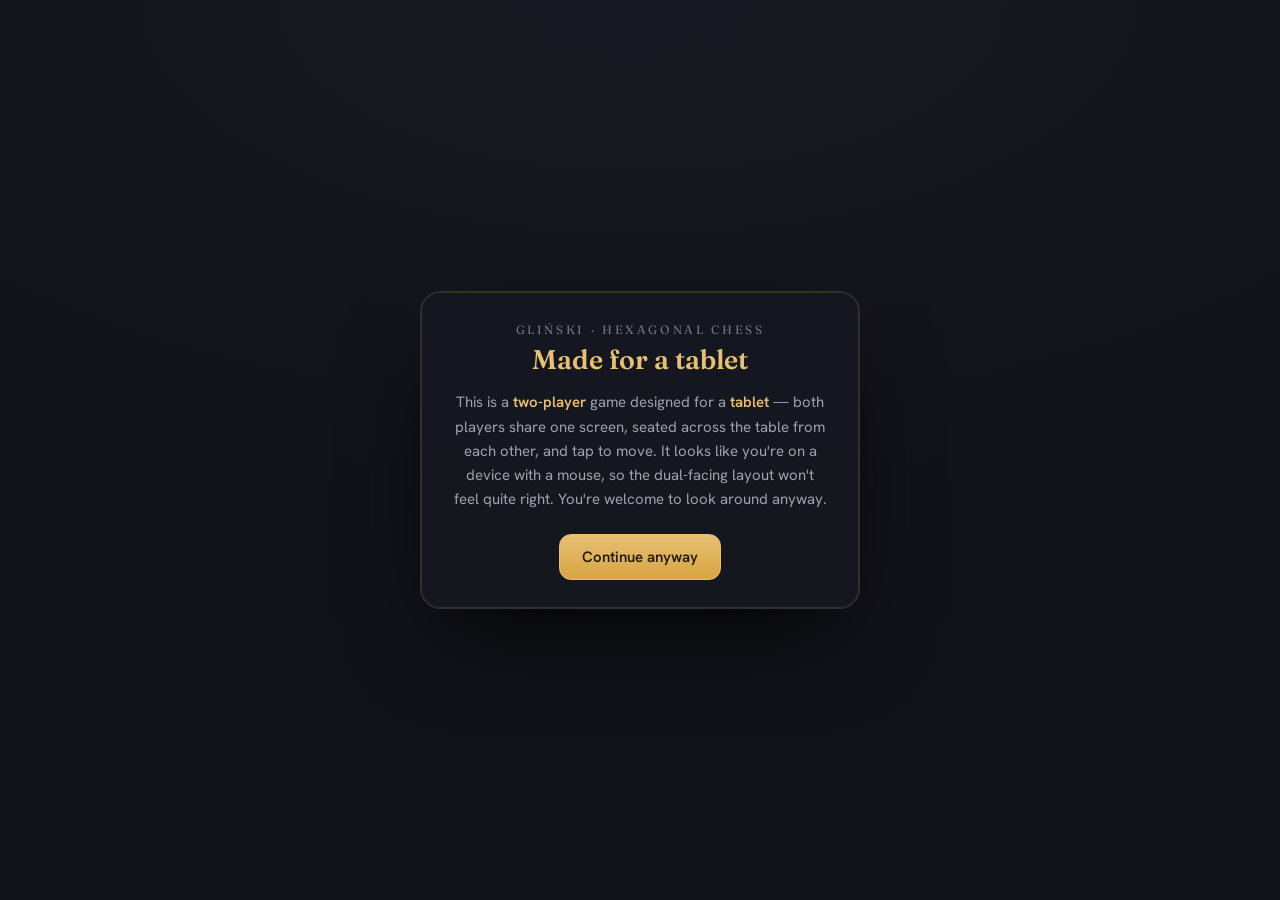
<file: index.html>
<!DOCTYPE html>
<html lang="en">
<head>
<meta charset="utf-8">
<meta name="viewport" content="width=device-width, initial-scale=1, maximum-scale=1, user-scalable=no, viewport-fit=cover">
<title>Gliński's Hexagonal Chess</title>
<link rel="manifest" href="manifest.webmanifest">
<meta name="theme-color" content="#121319">
<meta name="mobile-web-app-capable" content="yes">
<meta name="apple-mobile-web-app-capable" content="yes">
<meta name="apple-mobile-web-app-status-bar-style" content="black-translucent">
<meta name="apple-mobile-web-app-title" content="Hex Chess">
<link rel="apple-touch-icon" href="icons/apple-touch-icon.png">
<link rel="icon" type="image/png" href="icons/icon-192.png">
<link rel="preconnect" href="https://fonts.googleapis.com">
<link rel="preconnect" href="https://fonts.gstatic.com" crossorigin>
<link href="https://fonts.googleapis.com/css2?family=Fraunces:opsz,wght@9..144,400;9..144,500;9..144,600;9..144,700&family=Hanken+Grotesk:wght@400;500;600;700&display=swap" rel="stylesheet">
<link rel="stylesheet" href="styles.css">
</head>
<body>
<div class="app" id="app" data-theme="dark">

  <!-- NEAR seat -->
  <aside class="gutter near" data-seat="near">
    <div class="seat-head"><span class="seat-name" data-bind="name">Near seat</span></div>
    <button type="button" class="score-card" aria-label="Show captured pieces"><div class="score-num" data-bind="score">0</div>
      <div class="score-meta"><div class="lbl">Match</div><div class="adv" data-bind="adv">—</div></div>
      <div class="captured-pop" data-bind="captured" hidden></div></button>
    <div class="status" data-bind="status">
      <div class="turn" data-bind="turn">New game</div>
      <div class="state" data-bind="state">Move to play White</div>
      <div class="last" data-bind="last">first move claims White</div>
    </div>
    <div class="prompt" data-bind="prompt" hidden>
      <div class="t" data-bind="prompt-title">Request</div>
      <div class="acts"><button class="btn" data-action="decline" data-seat="near">Decline</button>
        <button class="btn accept" data-action="accept" data-seat="near">Accept</button></div>
    </div>
    <div class="legend">
      <span class="chip"><span class="mk move"></span>move</span>
      <span class="chip"><span class="mk cap"></span>capture</span>
    </div>
    <div class="spacer"></div>
    <div class="clock" data-bind="clock" hidden>
      <button class="clock-btn" data-action="clock" data-seat="near" aria-label="Clock — tap to start">
        <svg class="clock-ic" viewBox="0 0 24 24" aria-hidden="true"><circle cx="12" cy="13" r="8"/><path d="M12 13V8.5M12 13l3 2M9 2h6"/></svg>
        <div class="clock-time" data-bind="clock-time">5:00</div>
      </button>
    </div>
    <div class="spacer"></div>
    <div class="controls">
      <button class="btn" data-action="undo" data-seat="near">↩️ Undo</button>
      <button class="btn" data-action="draw" data-seat="near">🤝 Draw</button>
      <button class="btn" data-action="flip" data-seat="near">🔄 Flip</button>
      <button class="btn botslot" data-action="bot" data-seat="near">🤖 Bot</button>
      <button class="btn ghost" data-action="settings" data-seat="near">⚙️ Settings</button>
      <button class="btn danger" data-action="resign" data-seat="near">🏳️ Resign</button>
      <button class="btn mute" data-action="mute" data-seat="near">🔇 Mute</button>
      <div class="aux-row">
        <button class="help-btn" data-action="help" data-seat="near" aria-label="How to play and controls">?</button>
        <button class="help-btn fs" data-action="fullscreen" data-seat="near" aria-label="Toggle full screen">
          <svg viewBox="0 0 24 24" aria-hidden="true"><path d="M4 9V4h5 M20 9V4h-5 M4 15v5h5 M20 15v5h-5"/></svg>
        </button>
      </div>
    </div>
  </aside>

  <!-- BOARD -->
  <div class="board-wrap">
    <div class="brand near">Gliński · Hexagonal Chess</div>
    <div class="brand far">Gliński · Hexagonal Chess</div>
    <svg class="board" id="board" aria-label="Hexagonal chess board"></svg>

    <!-- promotion picker -->
    <div class="overlay promo" id="promo" hidden>
      <div class="card">
        <div class="ttl">Promote</div>
        <div class="opts">
          <button class="opt" data-action="promote" data-piece="Q"><span class="g">♛</span><span class="n">Queen</span></button>
          <button class="opt" data-action="promote" data-piece="R"><span class="g">♜</span><span class="n">Rook</span></button>
          <button class="opt" data-action="promote" data-piece="B"><span class="g">♝</span><span class="n">Bishop</span></button>
          <button class="opt" data-action="promote" data-piece="N"><span class="g">♞</span><span class="n">Knight</span></button>
        </div>
      </div>
    </div>

    <!-- bot: choose your colour (robot takes the far seat) -->
    <div class="overlay botdlg" id="botdlg" hidden>
      <div class="card">
        <div class="ttl">Play the robot</div>
        <div class="sub">The robot takes the far seat. Pick your colour — White moves first.</div>
        <div class="opts">
          <button class="opt" data-action="bot-color" data-color="white"><span class="g">♔</span><span class="n">White</span></button>
          <button class="opt" data-action="bot-color" data-color="black"><span class="g">♚</span><span class="n">Black</span></button>
        </div>
        <button class="btn" data-action="bot-cancel">Cancel</button>
      </div>
    </div>

    <!-- hint: suggested move + teaching rationale -->
    <div class="overlay hintcard" id="hintcard" hidden>
      <div class="card">
        <div class="ttl">Suggested move</div>
        <div class="movelabel" data-bind="hint-move"></div>
        <div class="lead" data-bind="hint-lead"></div>
        <ul class="reasons" data-bind="hint-reasons"></ul>
        <div class="contrast" data-bind="hint-contrast" hidden></div>
        <button class="btn primary" data-action="hint-close">Got it</button>
      </div>
    </div>

    <!-- game over -->
    <div class="overlay endcard" id="endcard" hidden>
      <div class="card">
        <div class="endhalf top">
          <div class="kick" data-bind="end-kick"></div>
          <div class="main" data-bind="end-main"></div>
          <div class="endbtns"><button class="btn primary" data-action="new-game">New Game</button>
            <button class="btn" data-action="new-match">New Match</button></div>
        </div>
        <div class="endhalf bottom">
          <div class="kick" data-bind="end-kick"></div>
          <div class="main" data-bind="end-main"></div>
          <div class="endbtns"><button class="btn primary" data-action="new-game">New Game</button>
            <button class="btn" data-action="new-match">New Match</button></div>
        </div>
      </div>
    </div>

    <!-- undo / move-history picker -->
    <div class="overlay undo" id="undo" hidden>
      <div class="histpanel">
        <h3>Move history</h3>
        <div class="hint" id="undo-hint">Tap a point to rewind to</div>
        <div class="mlist" id="mlist"></div>
        <div class="histfoot">
          <button class="btn" data-action="undo-cancel">Cancel</button>
          <button class="btn accept" data-action="undo-request">Request →</button>
        </div>
      </div>
    </div>

    <!-- settings -->
    <div class="overlay settings" id="settings" hidden>
      <div class="modal">
        <h2>Settings <span class="savednote">changes apply on Save</span></h2>
        <div class="grp">Rules</div>
        <div class="row"><div><div class="lab">Stalemate scoring</div><div class="sub">Gliński scores stalemate ¾ / ¼.</div></div>
          <div class="seg" data-set="stalemateAsDraw"><button data-val="false">Gliński ¾–¼</button><button data-val="true">Draw</button></div></div>
        <div class="row"><div><div class="lab">Threefold repetition</div></div><div class="toggle" data-set="threefold"><div class="knob"></div></div></div>
        <div class="row"><div><div class="lab">50-move rule</div></div><div class="toggle" data-set="fiftyMove"><div class="knob"></div></div></div>
        <div class="grp">Clock</div>
        <div class="row stack"><div><div class="lab">Time control</div><div class="sub">A chess clock per player; applies to a new game. Tap your clock to start. Format is base + increment.</div></div>
          <div class="seg full" data-set="clockPreset"><button data-val="off">Off</button><button data-val="5+0">5+0</button><button data-val="3+2">3+2</button><button data-val="10+5">10+5</button><button data-val="90+30">90+30</button><button data-val="custom">Custom</button></div>
          <div class="custombuild" id="clk-custom" hidden>
            <div class="cb-field"><span class="cb-lab">Base</span>
              <button class="cb-step" data-action="clk-base" data-dir="-1" aria-label="Less base time">−</button>
              <span class="cb-val" id="clk-base-val">15 min</span>
              <button class="cb-step" data-action="clk-base" data-dir="1" aria-label="More base time">+</button></div>
            <div class="cb-field"><span class="cb-lab">Increment</span>
              <button class="cb-step" data-action="clk-inc" data-dir="-1" aria-label="Less increment">−</button>
              <span class="cb-val" id="clk-inc-val">+10 s</span>
              <button class="cb-step" data-action="clk-inc" data-dir="1" aria-label="More increment">+</button></div>
          </div></div>
        <div class="row"><div><div class="lab">End your turn by</div><div class="sub">Switch automatically when you move, or tap your own clock to end the turn.</div></div>
          <div class="seg" data-set="clockHandoff"><button data-val="auto">Moving</button><button data-val="press">Clock tap</button></div></div>
        <div class="grp">Requests</div>
        <div class="row"><div><div class="lab">Request / Accept Draw</div></div><div class="toggle" data-set="requestDraw"><div class="knob"></div></div></div>
        <div class="row"><div><div class="lab">Request / Accept Undo</div></div><div class="toggle" data-set="requestUndo"><div class="knob"></div></div></div>
        <div class="grp">Display &amp; Sound</div>
        <div class="row"><div><div class="lab">Theme</div></div>
          <div class="seg" data-set="theme"><button data-val="dark">Dark</button><button data-val="light">Light</button></div></div>
        <div class="row"><div><div class="lab">Coordinate labels</div></div><div class="toggle" data-set="coords"><div class="knob"></div></div></div>
        <div class="row"><div><div class="lab">Sound</div></div><div class="toggle" data-set="sound"><div class="knob"></div></div></div>
        <div class="modal-foot">
          <button class="btn reset" data-action="settings-reset">Reset to default</button>
          <div class="foot-actions"><button class="btn" data-action="settings-cancel">Cancel</button>
            <button class="btn primary" data-action="settings-save">Save</button></div>
        </div>
      </div>
    </div>

    <!-- help / field guide -->
    <div class="overlay help" id="help" hidden>
      <div class="helpmodal">
        <div class="help-head">
          <div class="help-eyebrow">Gliński · Hexagonal Chess</div>
          <div class="help-title">Field guide</div>
          <button class="help-close" data-action="help-close" aria-label="Close">✕</button>
          <div class="tabs">
            <button class="tab act" data-help-tab="howto"><span class="ic">♟</span>How to play</button>
            <button class="tab" data-help-tab="controls"><span class="ic">⚙</span>Controls</button>
            <button class="tab" data-help-tab="clock"><span class="ic"><svg viewBox="0 0 24 24" aria-hidden="true"><circle cx="12" cy="13" r="8"/><path d="M12 13V8.5M12 13l3 2M9 2h6"/></svg></span>Timed games</button>
          </div>
        </div>

        <!-- HOW TO PLAY -->
        <div class="help-body panel" data-help-panel="howto">
          <p class="lead"><a href="https://en.wikipedia.org/wiki/Hexagonal_chess#Gli%C5%84ski's_hexagonal_chess" target="_blank" rel="noopener noreferrer">Władysław Gliński</a>'s hexagonal chess is played on 91 hexes across eleven files
            (<b>a–l</b>, skipping <b>j</b>). Each army has 18 men. The goal is the same as
            chess: deliver <b>checkmate</b> to the enemy King.</p>

          <div class="sec">
            <h3>The board</h3>
            <p>Three shades of hex tile the field. The board never turns — your army always
              sits on the edge nearest you, and pieces always advance <b>toward your opponent</b>.</p>
          </div>

          <div class="sec">
            <h3>The army &amp; how it moves</h3>
            <div class="moves">
              <div class="mv"><div class="pc">♚</div><div><span class="nm">King · ×1</span>
                <span class="ds">One hex in any of the 12 directions. Cannot move into check.</span></div></div>
              <div class="mv"><div class="pc">♛</div><div><span class="nm">Queen · ×1</span>
                <span class="ds">Any distance as a Rook or Bishop — the most powerful piece.</span></div></div>
              <div class="mv"><div class="pc">♜</div><div><span class="nm">Rook · ×2</span>
                <span class="ds">Any distance along the 6 edge directions (through the flat sides).</span></div></div>
              <div class="mv"><div class="pc">♝</div><div><span class="nm">Bishop · ×3</span>
                <span class="ds">Any distance along the 6 diagonals (through the vertices); each stays on its own colour.</span></div></div>
              <div class="mv"><div class="pc">♞</div><div><span class="nm">Knight · ×2</span>
                <span class="ds">Leaps to the nearest hexes that are neither a Rook nor Bishop line — up to 12 targets. Jumps over anything.</span></div></div>
              <div class="mv"><div class="pc">♟</div><div><span class="nm">Pawn · ×9</span>
                <span class="ds">Steps straight forward; captures one hex diagonally forward.</span></div></div>
            </div>
          </div>

          <div class="sec">
            <h3>Pawns in detail</h3>
            <p>Each of the nine pawns may step <b>two hexes</b> on its first move, and captures
              only on the two forward-diagonal hexes. <b>En passant</b> applies. A pawn reaching
              the far edge of its file <b>promotes</b> to Queen, Rook, Bishop, or Knight.</p>
          </div>

          <div class="sec">
            <h3>Check &amp; checkmate</h3>
            <p>A King attacked by an enemy piece is in <b>check</b> and must be made safe on the
              very next move — by moving the King, blocking the line, or capturing the attacker.
              If no legal move ends the check it is <b>checkmate</b> and that player loses the game.
              There is <b>no castling</b> in Gliński's chess.</p>
            <div class="callout">After every move the app looks at the player about to move and asks
              two questions: <b>are they in check?</b> and <b>do they have any legal reply?</b> Those
              two answers decide check, checkmate, and stalemate below.</div>
          </div>

          <div class="sec">
            <h3>Stalemate</h3>
            <p>If the player to move is <b>not in check</b> but has <b>no legal move at all</b>, the
              position is <b>stalemate</b>. Unlike ordinary chess, Gliński's rules treat it as a
              near-win rather than a plain draw — and you can choose which:</p>
            <div class="dl">
              <div>
                <div class="dt"><span class="nm">Gliński scoring</span>
                  <span class="tag">Settings ▸ Stalemate scoring ▸ Gliński ¾–¼</span></div>
                <div class="dd">The player who delivered the stalemate scores <b class="score">¾</b> of a
                  point; the stalemated player scores <b class="score">¼</b>. This is the default.</div>
              </div>
              <div>
                <div class="dt"><span class="nm">Plain draw</span>
                  <span class="tag">Settings ▸ Stalemate scoring ▸ Draw</span></div>
                <div class="dd">Stalemate counts as an ordinary <b class="score">½–½</b> draw, as in
                  standard chess.</div>
              </div>
            </div>
          </div>

          <div class="sec">
            <h3>Draws</h3>
            <p>A game can also be drawn in three ways. The two automatic conditions are each
              <b>switched on by default</b> but can be turned off in Settings — when a check is off,
              the app never declares that draw, and play simply continues.</p>
            <div class="dl">
              <div>
                <div class="dt"><span class="nm">Threefold repetition</span>
                  <span class="tag">Settings ▸ Threefold repetition</span></div>
                <div class="dd">If the <b>exact same position</b> occurs three times — the same pieces
                  on the same hexes, the same player to move, <b>and</b> the same en-passant
                  possibility — the game is drawn. Turn the toggle off to disable the check entirely.</div>
              </div>
              <div>
                <div class="dt"><span class="nm">50-move rule</span>
                  <span class="tag">Settings ▸ 50-move rule</span></div>
                <div class="dd">If <b>50 moves by each side</b> (100 plies) pass with <b>no capture and
                  no pawn move</b>, the game is drawn. The counter resets to zero the instant any pawn
                  advances or any piece is captured. Turn the toggle off to disable it.</div>
              </div>
              <div>
                <div class="dt"><span class="nm">Agreement</span>
                  <span class="tag">Settings ▸ Request / Accept Draw</span></div>
                <div class="dd">Either player may offer a draw with the <b>🤝 Draw</b> button; the game
                  is drawn if the opponent accepts. Disable this toggle to hide the offer flow.</div>
              </div>
            </div>
            <div class="callout">There is <b>no</b> automatic insufficient-material or dead-position
              draw — a King-vs-King ending is settled by agreement or by the 50-move rule.</div>
          </div>

          <div class="sec">
            <h3>Resigning</h3>
            <p>At any time a player may concede with the <b>🏳️ Resign</b> button, awarding the full
              point and the game to their opponent.</p>
          </div>
        </div>

        <!-- CONTROLS -->
        <div class="help-body panel" data-help-panel="controls" hidden>
          <p class="lead">One board, two players, one device. Each side has its own console on
            the edge nearest them — the board stays put while you both read it right-side-up.</p>

          <div class="sec">
            <h3>Making a move</h3>
            <div class="ctrls">
              <div class="ctrl"><div class="ico">👆</div><div><span class="nm">Tap a piece</span>
                <div class="ds">Legal destinations light up: <span class="sw move"></span> a quiet move,
                  <span class="sw cap"></span> a capture. Tap the piece again to deselect.</div></div></div>
              <div class="ctrl"><div class="ico">🎯</div><div><span class="nm">Tap a target</span>
                <div class="ds">The piece glides there. Captures, en passant, and promotion are all handled for you.</div></div></div>
              <div class="ctrl"><div class="ico">⚪</div><div><span class="nm">First move claims White</span>
                <div class="ds">Whoever moves first plays White; the opponent's army recolours to Black.</div></div></div>
            </div>
          </div>

          <div class="sec">
            <h3>The buttons</h3>
            <div class="ctrls">
              <div class="ctrl"><div class="ico">↩️</div><div><span class="nm">Undo</span>
                <div class="ds">Open the move history and request a rewind to any earlier point.</div></div></div>
              <div class="ctrl"><div class="ico">🤝</div><div><span class="nm">Draw</span>
                <div class="ds">Offer a draw; your opponent accepts or declines on their side.</div></div></div>
              <div class="ctrl"><div class="ico">🔄</div><div><span class="nm">Flip</span>
                <div class="ds">Rotate the whole view 180° — handy when one person plays both sides.</div></div></div>
              <div class="ctrl"><div class="ico">⚙️</div><div><span class="nm">Settings</span>
                <div class="ds">Rules, theme, coordinate labels, and sound. The panel faces whoever opened it.</div></div></div>
              <div class="ctrl"><div class="ico">🏳️</div><div><span class="nm">Resign</span>
                <div class="ds">Concede the game and award the win to your opponent.</div></div></div>
              <div class="ctrl"><div class="ico">🔇</div><div><span class="nm">Mute</span>
                <div class="ds">Silence move and capture sounds.</div></div></div>
            </div>
          </div>

          <div class="sec">
            <h3>Score &amp; captures</h3>
            <p>Tap your <b>score card</b> to pop out the pieces you've captured and your material
              lead. The big number is games won in this match.</p>
            <div class="callout"><b>Tip:</b> the brass highlight trails the last move, and the King's
              hex glows red when it's in check.</div>
          </div>
        </div>

        <!-- TIMED GAMES -->
        <div class="help-body panel" data-help-panel="clock" hidden>
          <p class="lead">Off by default — Gliński's is untimed unless you add a chess clock. Turn
            one on in <b>Settings</b> to play against the clock.</p>

          <div class="sec">
            <h3>Turning on a clock</h3>
            <div class="dl">
              <div>
                <div class="dt"><span class="nm">Pick a time control</span>
                  <span class="tag">Settings ▸ Clock</span></div>
                <div class="dd">Choose <b>Off</b>, a preset (5+0, 3+2, 10+5, 90+30), or <b>Custom</b> to dial in
                  your own. A time control is a <b>base time</b> per player, sometimes with an <b>increment</b>
                  (a few seconds added back to your clock each move). It takes effect on the next new game.</div>
              </div>
            </div>
          </div>

          <div class="sec">
            <h3>Starting the game</h3>
            <p>With a clock set, the board waits until someone starts it. <b>Tap your own clock</b> to
              begin: that picks <b>you as Black</b>, makes your opponent <b>White</b>, and starts
              White's clock — White then makes the first move. (Just like a real chess clock, pressing
              your side starts your opponent's time.)</p>
          </div>

          <div class="sec">
            <h3>During play</h3>
            <div class="ctrls">
              <div class="ctrl"><div class="ico">⏱️</div><div><span class="nm">Your clock runs on your turn</span>
                <div class="ds">The side to move has the highlighted clock; the other is dimmed.</div></div></div>
              <div class="ctrl"><div class="ico">🔁</div><div><span class="nm">Ending your turn</span>
                <div class="ds">By default, completing a move hands the clock to your opponent (with any increment). You can instead require a <b>clock tap</b> to end each turn — <span class="tag">Settings ▸ Clock</span></div></div></div>
              <div class="ctrl"><div class="ico">🚫</div><div><span class="nm">No takebacks</span>
                <div class="ds">Undo is unavailable while a time control is set.</div></div></div>
            </div>
          </div>

          <div class="sec">
            <h3>Running out of time</h3>
            <p>If your clock reaches <b>zero</b> you <b>lose on time</b> — unless your opponent has no
              way to checkmate you, in which case it's a <b>draw</b>.</p>
            <div class="callout">In Gliński's hex chess even a single knight or bishop can mate, so a
              timeout is only a draw when the other side is down to a <b>bare king</b>.</div>
          </div>
        </div>
      </div>
    </div>
  </div>

  <!-- FAR seat -->
  <aside class="gutter far" data-seat="far">
    <div class="seat-head"><span class="seat-name" data-bind="name">Far seat</span></div>
    <button type="button" class="score-card" aria-label="Show captured pieces"><div class="score-num" data-bind="score">0</div>
      <div class="score-meta"><div class="lbl">Match</div><div class="adv" data-bind="adv">—</div></div>
      <div class="captured-pop" data-bind="captured" hidden></div></button>
    <div class="status" data-bind="status">
      <div class="turn" data-bind="turn">New game</div>
      <div class="state" data-bind="state">Move to play White</div>
      <div class="last" data-bind="last">first move claims White</div>
    </div>
    <div class="prompt" data-bind="prompt" hidden>
      <div class="t" data-bind="prompt-title">Request</div>
      <div class="acts"><button class="btn" data-action="decline" data-seat="far">Decline</button>
        <button class="btn accept" data-action="accept" data-seat="far">Accept</button></div>
    </div>
    <div class="legend">
      <span class="chip"><span class="mk move"></span>move</span>
      <span class="chip"><span class="mk cap"></span>capture</span>
    </div>
    <div class="spacer"></div>
    <div class="clock" data-bind="clock" hidden>
      <button class="clock-btn" data-action="clock" data-seat="far" aria-label="Clock — tap to start">
        <svg class="clock-ic" viewBox="0 0 24 24" aria-hidden="true"><circle cx="12" cy="13" r="8"/><path d="M12 13V8.5M12 13l3 2M9 2h6"/></svg>
        <div class="clock-time" data-bind="clock-time">5:00</div>
      </button>
    </div>
    <div class="spacer"></div>
    <div class="controls">
      <button class="btn" data-action="undo" data-seat="far">↩️ Undo</button>
      <button class="btn" data-action="draw" data-seat="far">🤝 Draw</button>
      <button class="btn" data-action="flip" data-seat="far">🔄 Flip</button>
      <button class="btn botslot" data-action="bot" data-seat="far">🤖 Bot</button>
      <button class="btn ghost" data-action="settings" data-seat="far">⚙️ Settings</button>
      <button class="btn danger" data-action="resign" data-seat="far">🏳️ Resign</button>
      <button class="btn mute" data-action="mute" data-seat="far">🔇 Mute</button>
      <div class="aux-row">
        <button class="help-btn" data-action="help" data-seat="far" aria-label="How to play and controls">?</button>
        <button class="help-btn fs" data-action="fullscreen" data-seat="far" aria-label="Toggle full screen">
          <svg viewBox="0 0 24 24" aria-hidden="true"><path d="M4 9V4h5 M20 9V4h-5 M4 15v5h5 M20 15v5h-5"/></svg>
        </button>
      </div>
    </div>
  </aside>
</div>

<div class="rotate-hint" id="rotateHint" hidden>Rotate your device — or play in either orientation.</div>

<!-- shown when the page is not on a touch tablet (see ui.js checkDevice) -->
<div class="device-warning" id="deviceWarning" hidden>
  <div class="dw-card">
    <div class="dw-eyebrow">Gliński · Hexagonal Chess</div>
    <div class="dw-title">Made for a tablet</div>
    <p class="dw-body">This is a <b>two-player</b> game designed for a <b>tablet</b> — both players
      share one screen, seated across the table from each other, and tap to move. It looks like
      you're on a device with a mouse, so the dual-facing layout won't feel quite right. You're
      welcome to look around anyway.</p>
    <button class="dw-btn" id="deviceWarningDismiss">Continue anyway</button>
  </div>
</div>

<script type="module" src="src/ui.js"></script>
</body>
</html>
</file>
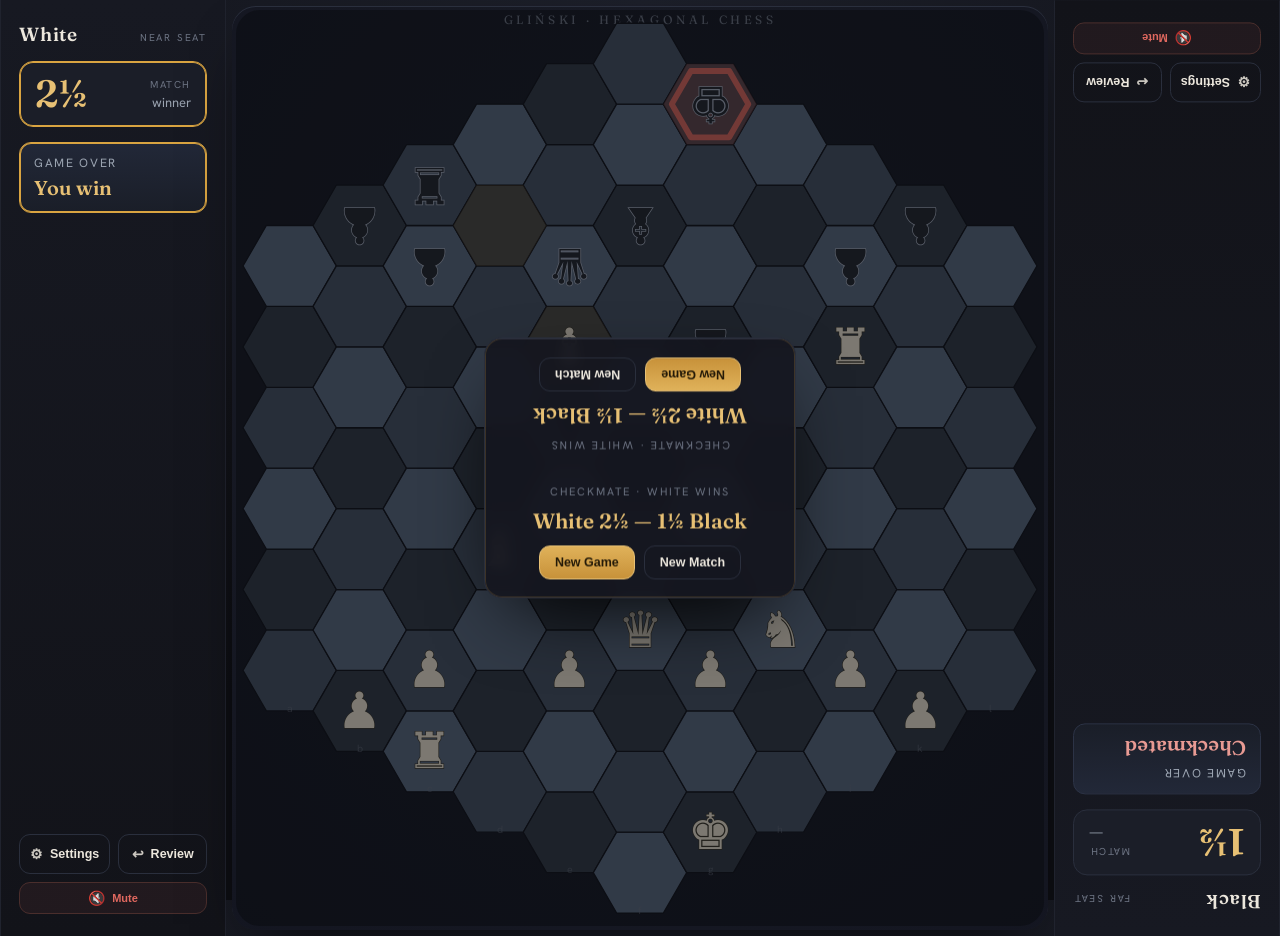
<file: mockups/game-over.html>
<!DOCTYPE html>
<html lang="en">
<head>
<meta charset="utf-8">
<meta name="viewport" content="width=device-width, initial-scale=1">
<title>Hexagonal Chess — game-over state</title>
<link rel="preconnect" href="https://fonts.googleapis.com">
<link rel="preconnect" href="https://fonts.gstatic.com" crossorigin>
<link href="https://fonts.googleapis.com/css2?family=Fraunces:opsz,wght@9..144,400;9..144,500;9..144,600;9..144,700&family=Hanken+Grotesk:wght@400;500;600;700&display=swap" rel="stylesheet">
<style>
:root{
  --bg-0:#121319; --bg-1:#171922; --panel:#1b1e28; --panel-edge:#2a2f3d;
  --tone-0:#333b47; --tone-1:#465264; --tone-2:#5b6a80;
  --white:#f1e8d6; --white-edge:#3a3528; --black:#23262f; --black-edge:#aab3c4;
  --accent:#d9a441; --accent-soft:#e7c074; --capture:#e0685f; --move:#5fa8e0;
  --ink:#ece7dd; --ink-dim:#9aa3b0; --ink-faint:#6c7382;
}
*{box-sizing:border-box;margin:0;padding:0}
html,body{height:100%}
body{background:radial-gradient(120% 80% at 50% 0%, #1c1f2a 0%, var(--bg-0) 60%, #0d0e13 100%);
  color:var(--ink);font-family:"Hanken Grotesk",sans-serif;-webkit-font-smoothing:antialiased;overflow:hidden}
.table{height:100vh;width:100vw;display:grid;grid-template-columns:226px 1fr 226px}
.gutter{display:flex;flex-direction:column;padding:22px 18px;gap:15px;
  background:linear-gradient(var(--bg-1),var(--bg-0));border-inline:1px solid #20232e}
.gutter.far{transform:rotate(180deg)}
.seat-head{display:flex;align-items:baseline;justify-content:space-between}
.seat-name{font-family:"Fraunces",serif;font-weight:600;font-size:19px;letter-spacing:.04em}
.seat-dot{font-size:10px;color:var(--ink-faint);letter-spacing:.18em;text-transform:uppercase}
.score-card{background:var(--panel);border:1px solid var(--panel-edge);border-radius:14px;
  padding:13px 15px;display:flex;align-items:center;justify-content:space-between}
.score-num{font-family:"Fraunces",serif;font-size:38px;font-weight:600;line-height:1;color:var(--accent-soft)}
.score-card.win{border-color:var(--accent);box-shadow:0 0 0 1px var(--accent) inset}
.score-meta{text-align:right}
.score-meta .lbl{font-size:10px;letter-spacing:.16em;text-transform:uppercase;color:var(--ink-faint)}
.adv{font-size:13px;color:var(--ink-dim);margin-top:3px}
.status{border-radius:12px;padding:12px 14px;background:linear-gradient(180deg,#222838,#1a1e28);border:1px solid #2c3346}
.status .turn{font-size:12px;letter-spacing:.14em;text-transform:uppercase;color:var(--ink-dim)}
.status .state{font-family:"Fraunces",serif;font-size:20px;font-weight:600;margin-top:4px}
.status.win{border-color:var(--accent);box-shadow:0 0 0 1px var(--accent) inset}
.status.win .state{color:var(--accent-soft)}
.status.lose .state{color:#e89a93}
.spacer{flex:1 1 auto}
.controls{display:grid;grid-template-columns:1fr 1fr;gap:8px}
.btn{font-size:12.5px;font-weight:600;color:var(--ink);background:var(--panel);border:1px solid var(--panel-edge);
  border-radius:11px;padding:11px 10px;display:flex;align-items:center;justify-content:center;gap:7px;cursor:pointer}
.btn .ic{font-size:14px;opacity:.85}
.btn.ghost{background:transparent}
.btn.danger{color:#e89a93;border-color:#4a2e2c}
.btn.mute{grid-column:1 / -1;padding:7px 10px;font-size:11px;color:#e0685f;border-color:#4a2e2c;background:rgba(224,104,95,.07)}
.board-wrap{position:relative;display:flex;align-items:center;justify-content:center;padding:10px}
.board-wrap::before{content:"";position:absolute;inset:6px;border-radius:24px;
  background:radial-gradient(120% 120% at 50% 40%,#1a1d27 0%,#131520 70%,#0e0f17 100%);
  box-shadow:inset 0 1px 0 #2a2f3d,0 24px 60px -30px #000}
svg.board{position:relative;width:100%;height:100%;overflow:visible}
.cell{stroke:#10121a;stroke-width:1.1}
.cell.t0{fill:var(--tone-0)} .cell.t1{fill:var(--tone-1)} .cell.t2{fill:var(--tone-2)}
.lastmove{fill:var(--accent);opacity:.15}
.check{fill:var(--capture);opacity:.26}
.checkstroke{fill:none;stroke:var(--capture);stroke-width:5;stroke-linejoin:round}
.piece{font-family:"Segoe UI Symbol","Apple Symbols","Noto Sans Symbols2",sans-serif;font-size:43px;
  text-anchor:middle;dominant-baseline:central;paint-order:stroke}
.piece.w{fill:var(--white);stroke:var(--white-edge);stroke-width:1.1px}
.piece.b{fill:var(--black);stroke:var(--black-edge);stroke-width:1.3px}
.piece.far{transform-box:fill-box;transform-origin:center;transform:rotate(180deg)}
.coord{fill:var(--ink-faint);font-size:9px;font-family:"Hanken Grotesk";opacity:.55}
.brand{position:absolute;top:12px;left:50%;transform:translateX(-50%);font-family:"Fraunces",serif;
  font-size:12px;letter-spacing:.30em;text-transform:uppercase;color:var(--ink-faint)}
/* frozen + end card */
.freeze{position:absolute;inset:10px;border-radius:24px;background:rgba(9,10,15,.5)}
.endcard{position:absolute;left:50%;top:50%;transform:translate(-50%,-50%);width:312px;
  background:rgba(20,22,30,.9);backdrop-filter:blur(7px);border:1px solid var(--panel-edge);border-radius:18px;
  box-shadow:0 30px 80px -28px #000,0 0 0 1px rgba(217,164,65,.20) inset;overflow:hidden}
.endhalf{padding:16px 20px 18px;display:flex;flex-direction:column;align-items:center;gap:11px}
.endhalf.top{transform:rotate(180deg);border-bottom:1px solid var(--panel-edge)}
.kick{font-size:11px;letter-spacing:.18em;text-transform:uppercase;color:var(--ink-faint)}
.main{font-family:"Fraunces",serif;font-size:21px;font-weight:600;color:var(--accent-soft);text-align:center;line-height:1.1}
.endbtns{display:flex;gap:9px;margin-top:2px}
.endbtns .btn{padding:9px 15px}
.btn.primary{background:linear-gradient(180deg,#e0b25a,#c8923a);color:#241a08;border-color:#e7c074;font-weight:700}
</style>
</head>
<body>
<div class="table">
  <aside class="gutter near">
    <div class="seat-head"><span class="seat-name">White</span><span class="seat-dot">near seat</span></div>
    <div class="score-card win"><div class="score-num">2½</div>
      <div class="score-meta"><div class="lbl">Match</div><div class="adv">winner</div></div></div>
    <div class="status win"><div class="turn">Game over</div><div class="state">You win</div></div>
    <div class="spacer"></div>
    <div class="controls">
      <button class="btn ghost"><span class="ic">⚙</span>Settings</button>
      <button class="btn ghost"><span class="ic">↩</span>Review</button>
      <button class="btn mute"><span class="ic">🔇</span>Mute</button>
    </div>
  </aside>

  <div class="board-wrap">
    <div class="brand">Gliński · Hexagonal Chess</div>
    <svg class="board" id="board"></svg>
    <div class="freeze"></div>
    <div class="endcard">
      <div class="endhalf top">
        <div class="kick">Checkmate · White wins</div>
        <div class="main">White 2½ — 1½ Black</div>
        <div class="endbtns">
          <button class="btn primary">New Game</button>
          <button class="btn ghost">New Match</button>
        </div>
      </div>
      <div class="endhalf bottom">
        <div class="kick">Checkmate · White wins</div>
        <div class="main">White 2½ — 1½ Black</div>
        <div class="endbtns">
          <button class="btn primary">New Game</button>
          <button class="btn ghost">New Match</button>
        </div>
      </div>
    </div>
  </div>

  <aside class="gutter far">
    <div class="seat-head"><span class="seat-name">Black</span><span class="seat-dot">far seat</span></div>
    <div class="score-card"><div class="score-num">1½</div>
      <div class="score-meta"><div class="lbl">Match</div><div class="adv">—</div></div></div>
    <div class="status lose"><div class="turn">Game over</div><div class="state">Checkmated</div></div>
    <div class="spacer"></div>
    <div class="controls">
      <button class="btn ghost"><span class="ic">⚙</span>Settings</button>
      <button class="btn ghost"><span class="ic">↩</span>Review</button>
      <button class="btn mute"><span class="ic">🔇</span>Mute</button>
    </div>
  </aside>
</div>

<script type="module">
const SIZE=40, ROOT3=Math.sqrt(3);
const FILES=['a','b','c','d','e','f','g','h','i','k','l'];
const fileIndex=f=>FILES.indexOf(f)-5;
const min0=x=>Math.min(0,x);
const frToCube=(f,r)=>{const x=fileIndex(f);const y=r-6-min0(x);return [x,y,-x-y];};
const cells=[];
for(let x=-5;x<=5;x++)for(let y=-5;y<=5;y++){const z=-x-y;if(Math.abs(z)<=5)cells.push([x,y,z]);}
const px=x=>SIZE*1.5*x, py=(x,y)=>-SIZE*ROOT3*(y+x/2), tone=(x,y)=>((x-y)%3+3)%3;
const xs=cells.map(c=>px(c[0])), ys=cells.map(c=>py(c[0],c[1])), pad=SIZE*1.15;
const minX=Math.min(...xs)-pad,maxX=Math.max(...xs)+pad,minY=Math.min(...ys)-pad,maxY=Math.max(...ys)+pad;
const svg=document.getElementById('board');
svg.setAttribute('viewBox',`${minX} ${minY} ${maxX-minX} ${maxY-minY}`);
const NS='http://www.w3.org/2000/svg';
const hexPts=(cx,cy,rad=SIZE)=>{let p=[];for(let i=0;i<6;i++){const a=Math.PI/180*60*i;p.push(`${(cx+rad*Math.cos(a)).toFixed(2)},${(cy+rad*Math.sin(a)).toFixed(2)}`);}return p.join(' ');};
const key=(x,y)=>x+','+y, center={};
const mk=(t,a)=>{const e=document.createElementNS(NS,t);for(const k in a)e.setAttribute(k,a[k]);svg.appendChild(e);return e;};
for(const [x,y] of cells){const cx=px(x),cy=py(x,y);center[key(x,y)]=[cx,cy];mk('polygon',{points:hexPts(cx,cy),class:'cell t'+tone(x,y)});}
const sqCube=sq=>frToCube(sq[0],parseInt(sq.slice(1)));
// illustrative final position
const W={g1:'K',f4:'Q',c1:'R',i6:'R',d4:'B',e7:'B',h3:'N',b1:'P',c2:'P',e3:'P',g3:'P',i2:'P',k1:'P'};
const B={g10:'K',e8:'Q',c8:'R',b7:'P',c7:'P',e6:'P',g7:'P',i7:'P',k7:'P',f9:'B'};
// last move trail (White i6->? ) illustrative e7 bishop delivered mate
for(const sq of ['d8','e7']){if(!(sqCube(sq)[0] in {}) ){const c=sqCube(sq);if(key(c[0],c[1])in center){const [cx,cy]=center[key(c[0],c[1])];mk('polygon',{points:hexPts(cx,cy),class:'lastmove'});}}}
for(const f of FILES){const x=fileIndex(f);let yMin=99;for(const[cx,cy]of cells)if(cx===x)yMin=Math.min(yMin,cy);
  const [sx,sy]=center[key(x,yMin)];mk('text',{x:sx,y:sy+SIZE*0.88,'text-anchor':'middle',class:'coord'}).textContent=f;}
// check highlight on mated Black king g10
{const c=sqCube('g10');const [cx,cy]=center[key(c[0],c[1])];
  mk('polygon',{points:hexPts(cx,cy),class:'check'});mk('polygon',{points:hexPts(cx,cy,SIZE*0.82),class:'checkstroke'});}
const GLYPH={K:'♚',Q:'♛',R:'♜',B:'♝',N:'♞',P:'♟'};
const place=(map,cls,far)=>{for(const sq in map){const c=sqCube(sq);const [cx,cy]=center[key(c[0],c[1])];
  mk('text',{x:cx,y:cy,class:'piece '+cls+(far?' far':'')}).textContent=GLYPH[map[sq]];}};
place(W,'w',false);place(B,'b',true);
</script>
</body>
</html>
</file>
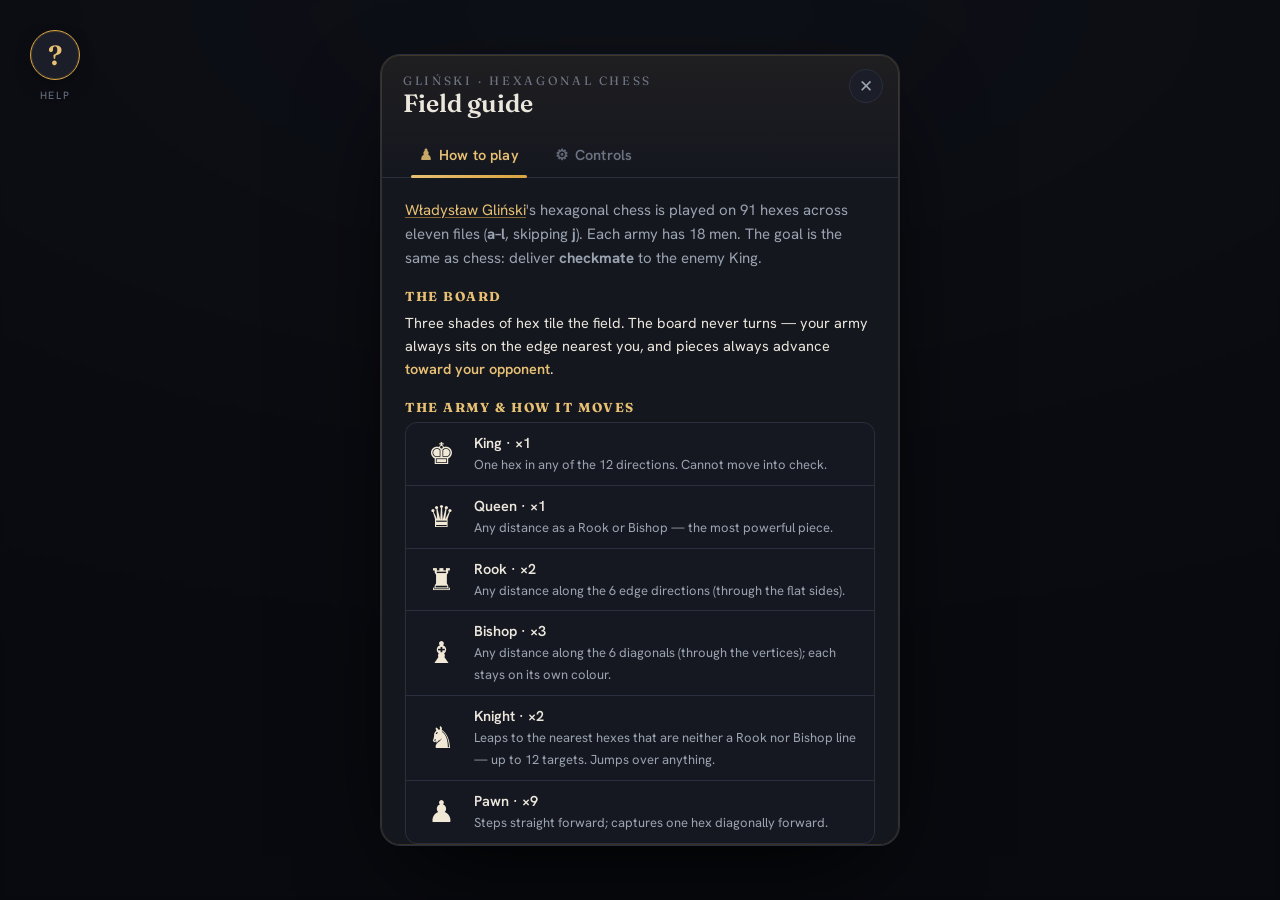
<file: mockups/help.html>
<!DOCTYPE html>
<html lang="en">
<head>
<meta charset="utf-8">
<meta name="viewport" content="width=device-width, initial-scale=1">
<title>Hexagonal Chess — Help</title>
<link rel="preconnect" href="https://fonts.googleapis.com">
<link rel="preconnect" href="https://fonts.gstatic.com" crossorigin>
<link href="https://fonts.googleapis.com/css2?family=Fraunces:opsz,wght@9..144,400;9..144,500;9..144,600;9..144,700&family=Hanken+Grotesk:wght@400;500;600;700&display=swap" rel="stylesheet">
<style>
:root{
  --bg-0:#121319; --bg-1:#171922; --panel:#1b1e28; --panel-edge:#2a2f3d;
  --tone-0:#333b47; --tone-1:#465264; --tone-2:#5b6a80;
  --white:#f1e8d6; --white-edge:#3a3528; --black:#23262f; --black-edge:#aab3c4;
  --accent:#d9a441; --accent-soft:#e7c074; --capture:#e0685f; --move:#5fa8e0;
  --ink:#ece7dd; --ink-dim:#9aa3b0; --ink-faint:#6c7382;
}
*{box-sizing:border-box;margin:0;padding:0}
html,body{height:100%}
body{background:radial-gradient(120% 80% at 50% 0%, #1c1f2a 0%, var(--bg-0) 60%, #0d0e13 100%);
  color:var(--ink);font-family:"Hanken Grotesk",sans-serif;-webkit-font-smoothing:antialiased;overflow:hidden}
.scrim{position:absolute;inset:0;background:rgba(8,9,13,.62);backdrop-filter:blur(2px)}

/* ---------- help modal ---------- */
.helpmodal{position:absolute;left:50%;top:50%;transform:translate(-50%,-50%);
  width:520px;max-width:92vw;max-height:88vh;display:flex;flex-direction:column;
  background:rgba(22,24,32,.98);border:1px solid var(--panel-edge);border-radius:20px;
  box-shadow:0 40px 100px -30px #000,0 0 0 1px rgba(217,164,65,.18) inset;overflow:hidden}

/* header: title + tab strip + close */
.help-head{padding:18px 22px 0;position:relative;flex:none;
  border-bottom:1px solid var(--panel-edge);
  background:linear-gradient(180deg, rgba(217,164,65,.05), transparent)}
.help-eyebrow{font-family:"Fraunces",serif;font-size:12px;letter-spacing:.22em;text-transform:uppercase;
  color:var(--ink-faint)}
.help-title{font-family:"Fraunces",serif;font-size:25px;font-weight:600;margin-top:2px;line-height:1.1}
.help-close{position:absolute;top:14px;right:16px;width:34px;height:34px;border-radius:50%;
  background:var(--panel);border:1px solid var(--panel-edge);color:var(--ink-dim);
  font-size:17px;line-height:1;cursor:pointer;display:flex;align-items:center;justify-content:center}
.help-close:active{transform:translateY(1px)}

.tabs{display:flex;gap:4px;margin-top:16px}
.tab{position:relative;padding:11px 16px 13px;font-size:14.5px;font-weight:600;letter-spacing:.01em;
  color:var(--ink-faint);background:transparent;border:none;cursor:pointer;font-family:inherit}
.tab .ic{margin-right:7px;opacity:.85}
.tab:hover{color:var(--ink-dim)}
.tab.act{color:var(--accent-soft)}
.tab.act::after{content:"";position:absolute;left:8px;right:8px;bottom:-1px;height:2.5px;border-radius:2px;
  background:linear-gradient(90deg,var(--accent-soft),var(--accent))}

/* scrolling body */
.help-body{padding:20px 24px 24px;overflow:auto;flex:1 1 auto}
.panel[hidden]{display:none}

.sec{margin-bottom:18px}
.sec:last-child{margin-bottom:2px}
.sec h3{font-family:"Fraunces",serif;font-size:13px;letter-spacing:.12em;text-transform:uppercase;
  color:var(--accent-soft);margin-bottom:7px}
.sec p{font-size:14.5px;line-height:1.62;color:var(--ink);margin-bottom:7px}
.sec p:last-child{margin-bottom:0}
.sec b{color:var(--accent-soft);font-weight:600}
.lead{font-size:15px;line-height:1.6;color:var(--ink-dim);margin-bottom:18px}
.helpmodal a{color:var(--accent-soft);text-decoration:underline;text-underline-offset:2px;
  text-decoration-color:color-mix(in srgb, var(--accent) 55%, transparent)}

/* piece-movement table */
.moves{display:flex;flex-direction:column;gap:1px;background:var(--panel-edge);
  border:1px solid var(--panel-edge);border-radius:12px;overflow:hidden}
.mv{display:grid;grid-template-columns:42px 1fr;gap:12px;align-items:center;
  padding:10px 14px;background:rgba(22,24,32,.97)}
.mv .pc{font-family:"Segoe UI Symbol","Apple Symbols","Noto Sans Symbols2",sans-serif;
  font-size:30px;line-height:1;color:var(--white);text-align:center}
.mv .nm{font-weight:600;font-size:14.5px;color:var(--ink);display:block;margin-bottom:1px}
.mv .ds{font-size:13px;line-height:1.45;color:var(--ink-dim)}

/* control rows */
.ctrls{display:flex;flex-direction:column;gap:9px}
.ctrl{display:grid;grid-template-columns:34px 1fr;gap:12px;align-items:start}
.ctrl .ico{font-size:19px;line-height:1.3;text-align:center}
.ctrl .nm{font-weight:600;color:var(--ink)}
.ctrl .ds{font-size:13.5px;line-height:1.5;color:var(--ink-dim);margin-top:1px}

/* inline legend swatches */
.sw{display:inline-block;width:13px;height:13px;border-radius:50%;vertical-align:-1px;margin:0 2px}
.sw.move{border:2.5px solid var(--move)}
.sw.cap{border:2.5px solid var(--capture)}

.callout{margin-top:6px;padding:11px 14px;border-radius:11px;
  background:linear-gradient(180deg, rgba(217,164,65,.08), rgba(217,164,65,.02));
  border:1px solid rgba(217,164,65,.28);font-size:13.5px;line-height:1.55;color:var(--ink-dim)}
.callout b{color:var(--accent-soft)}

/* a "which setting controls this" pill */
.tag{display:inline-flex;align-items:center;gap:4px;font-size:11px;font-weight:600;letter-spacing:.03em;
  color:var(--accent-soft);background:rgba(217,164,65,.1);border:1px solid rgba(217,164,65,.3);
  border-radius:999px;padding:2px 9px;white-space:nowrap;vertical-align:1px}
.tag::before{content:"⚙";font-size:10px;opacity:.8}
.tag.off{color:var(--ink-dim);background:rgba(255,255,255,.03);border-color:var(--panel-edge)}

/* outcome / draw definition list */
.dl{display:flex;flex-direction:column;gap:13px}
.dt{display:flex;align-items:center;gap:9px;flex-wrap:wrap;margin-bottom:3px}
.dt .nm{font-weight:600;font-size:14.5px;color:var(--ink)}
.dd{font-size:13.7px;line-height:1.55;color:var(--ink-dim)}
.dd b{color:var(--accent-soft);font-weight:600}
.score{font-variant-numeric:tabular-nums}

/* the help-trigger indicator (lives in each player console, shown here for reference) */
.help-trigger{position:absolute;top:30px;left:30px;display:flex;flex-direction:column;align-items:center;gap:8px}
.qmark{width:50px;height:50px;border-radius:50%;background:var(--panel);border:1.5px solid var(--accent);
  color:var(--accent-soft);font-family:"Fraunces",serif;font-size:27px;font-weight:600;line-height:1;
  display:flex;align-items:center;justify-content:center;cursor:pointer;
  box-shadow:0 0 0 1px rgba(217,164,65,.16) inset,0 8px 24px -12px #000;animation:halo 2.6s ease-in-out infinite}
@keyframes halo{0%,100%{box-shadow:0 0 0 1px rgba(217,164,65,.16) inset,0 8px 24px -12px #000,0 0 0 0 rgba(217,164,65,.0)}
  50%{box-shadow:0 0 0 1px rgba(217,164,65,.16) inset,0 8px 24px -12px #000,0 0 0 7px rgba(217,164,65,.06)}}
.help-trigger .cap{font-size:10.5px;letter-spacing:.16em;text-transform:uppercase;color:var(--ink-faint)}
</style>
</head>
<body>
<div class="scrim"></div>

<!-- the trigger as it appears in each player's console -->
<div class="help-trigger" title="Help"><div class="qmark">?</div><div class="cap">Help</div></div>

<div class="helpmodal">
  <div class="help-head">
    <div class="help-eyebrow">Gliński · Hexagonal Chess</div>
    <div class="help-title">Field guide</div>
    <button class="help-close" aria-label="Close">✕</button>
    <div class="tabs">
      <button class="tab act" data-tab="howto"><span class="ic">♟</span>How to play</button>
      <button class="tab" data-tab="controls"><span class="ic">⚙</span>Controls</button>
    </div>
  </div>

  <!-- HOW TO PLAY -->
  <div class="help-body panel" data-panel="howto">
    <p class="lead"><a href="https://en.wikipedia.org/wiki/Hexagonal_chess#Gli%C5%84ski's_hexagonal_chess" target="_blank" rel="noopener noreferrer">Władysław Gliński</a>'s hexagonal chess is played on 91 hexes across eleven files
      (<b>a–l</b>, skipping <b>j</b>). Each army has 18 men. The goal is the same as
      chess: deliver <b>checkmate</b> to the enemy King.</p>

    <div class="sec">
      <h3>The board</h3>
      <p>Three shades of hex tile the field. The board never turns — your army always
        sits on the edge nearest you, and pieces always advance <b>toward your opponent</b>.</p>
    </div>

    <div class="sec">
      <h3>The army &amp; how it moves</h3>
      <div class="moves">
        <div class="mv"><div class="pc">♚</div><div><span class="nm">King · ×1</span>
          <span class="ds">One hex in any of the 12 directions. Cannot move into check.</span></div></div>
        <div class="mv"><div class="pc">♛</div><div><span class="nm">Queen · ×1</span>
          <span class="ds">Any distance as a Rook or Bishop — the most powerful piece.</span></div></div>
        <div class="mv"><div class="pc">♜</div><div><span class="nm">Rook · ×2</span>
          <span class="ds">Any distance along the 6 edge directions (through the flat sides).</span></div></div>
        <div class="mv"><div class="pc">♝</div><div><span class="nm">Bishop · ×3</span>
          <span class="ds">Any distance along the 6 diagonals (through the vertices); each stays on its own colour.</span></div></div>
        <div class="mv"><div class="pc">♞</div><div><span class="nm">Knight · ×2</span>
          <span class="ds">Leaps to the nearest hexes that are neither a Rook nor Bishop line — up to 12 targets. Jumps over anything.</span></div></div>
        <div class="mv"><div class="pc">♟</div><div><span class="nm">Pawn · ×9</span>
          <span class="ds">Steps straight forward; captures one hex diagonally forward.</span></div></div>
      </div>
    </div>

    <div class="sec">
      <h3>Pawns in detail</h3>
      <p>Each of the nine pawns may step <b>two hexes</b> on its first move, and captures
        only on the two forward-diagonal hexes. <b>En passant</b> applies. A pawn reaching
        the far edge of its file <b>promotes</b> to Queen, Rook, Bishop, or Knight.</p>
    </div>

    <div class="sec">
      <h3>Check &amp; checkmate</h3>
      <p>A King attacked by an enemy piece is in <b>check</b> and must be made safe on the
        very next move — by moving the King, blocking the line, or capturing the attacker.
        If no legal move ends the check it is <b>checkmate</b> and that player loses the game.
        There is <b>no castling</b> in Gliński's chess.</p>
      <div class="callout">After every move the app looks at the player about to move and asks
        two questions: <b>are they in check?</b> and <b>do they have any legal reply?</b> Those
        two answers decide check, checkmate, and stalemate below.</div>
    </div>

    <div class="sec">
      <h3>Stalemate</h3>
      <p>If the player to move is <b>not in check</b> but has <b>no legal move at all</b>, the
        position is <b>stalemate</b>. Unlike ordinary chess, Gliński's rules treat it as a
        near-win rather than a plain draw — and you can choose which:</p>
      <div class="dl">
        <div>
          <div class="dt"><span class="nm">Gliński scoring</span>
            <span class="tag">Settings ▸ Stalemate scoring ▸ Gliński ¾–¼</span></div>
          <div class="dd">The player who delivered the stalemate scores <b class="score">¾</b> of a
            point; the stalemated player scores <b class="score">¼</b>. This is the default.</div>
        </div>
        <div>
          <div class="dt"><span class="nm">Plain draw</span>
            <span class="tag">Settings ▸ Stalemate scoring ▸ Draw</span></div>
          <div class="dd">Stalemate counts as an ordinary <b class="score">½–½</b> draw, as in
            standard chess.</div>
        </div>
      </div>
    </div>

    <div class="sec">
      <h3>Draws</h3>
      <p>A game can also be drawn in three ways. The two automatic conditions are each
        <b>switched on by default</b> but can be turned off in Settings — when a check is off,
        the app never declares that draw, and play simply continues.</p>
      <div class="dl">
        <div>
          <div class="dt"><span class="nm">Threefold repetition</span>
            <span class="tag">Settings ▸ Threefold repetition</span></div>
          <div class="dd">If the <b>exact same position</b> occurs three times — the same pieces
            on the same hexes, the same player to move, <b>and</b> the same en-passant
            possibility — the game is drawn. Turn the toggle off to disable the check entirely.</div>
        </div>
        <div>
          <div class="dt"><span class="nm">50-move rule</span>
            <span class="tag">Settings ▸ 50-move rule</span></div>
          <div class="dd">If <b>50 moves by each side</b> (100 plies) pass with <b>no capture and
            no pawn move</b>, the game is drawn. The counter resets to zero the instant any pawn
            advances or any piece is captured. Turn the toggle off to disable it.</div>
        </div>
        <div>
          <div class="dt"><span class="nm">Agreement</span>
            <span class="tag">Settings ▸ Request / Accept Draw</span></div>
          <div class="dd">Either player may offer a draw with the <b>🤝 Draw</b> button; the game
            is drawn if the opponent accepts. Disable this toggle to hide the offer flow.</div>
        </div>
      </div>
      <div class="callout">There is <b>no</b> automatic insufficient-material or dead-position
        draw — a King-vs-King ending is settled by agreement or by the 50-move rule.</div>
    </div>

    <div class="sec">
      <h3>Resigning</h3>
      <p>At any time a player may concede with the <b>🏳️ Resign</b> button, awarding the full
        point and the game to their opponent.</p>
    </div>
  </div>

  <!-- CONTROLS -->
  <div class="help-body panel" data-panel="controls" hidden>
    <p class="lead">One board, two players, one device. Each side has its own console on
      the edge nearest them — the board stays put while you both read it right-side-up.</p>

    <div class="sec">
      <h3>Making a move</h3>
      <div class="ctrls">
        <div class="ctrl"><div class="ico">👆</div><div><span class="nm">Tap a piece</span>
          <div class="ds">Legal destinations light up: <span class="sw move"></span> a quiet move,
            <span class="sw cap"></span> a capture. Tap the piece again to deselect.</div></div></div>
        <div class="ctrl"><div class="ico">🎯</div><div><span class="nm">Tap a target</span>
          <div class="ds">The piece glides there. Captures, en passant, and promotion are all handled for you.</div></div></div>
        <div class="ctrl"><div class="ico">⚪</div><div><span class="nm">First move claims White</span>
          <div class="ds">Whoever moves first plays White; the opponent's army recolours to Black.</div></div></div>
      </div>
    </div>

    <div class="sec">
      <h3>The buttons</h3>
      <div class="ctrls">
        <div class="ctrl"><div class="ico">↩️</div><div><span class="nm">Undo</span>
          <div class="ds">Open the move history and request a rewind to any earlier point.</div></div></div>
        <div class="ctrl"><div class="ico">🤝</div><div><span class="nm">Draw</span>
          <div class="ds">Offer a draw; your opponent accepts or declines on their side.</div></div></div>
        <div class="ctrl"><div class="ico">🔄</div><div><span class="nm">Flip</span>
          <div class="ds">Rotate the whole view 180° — handy when one person plays both sides.</div></div></div>
        <div class="ctrl"><div class="ico">⚙️</div><div><span class="nm">Settings</span>
          <div class="ds">Rules, theme, coordinate labels, and sound. The panel faces whoever opened it.</div></div></div>
        <div class="ctrl"><div class="ico">🏳️</div><div><span class="nm">Resign</span>
          <div class="ds">Concede the game and award the win to your opponent.</div></div></div>
        <div class="ctrl"><div class="ico">🔇</div><div><span class="nm">Mute</span>
          <div class="ds">Silence move and capture sounds.</div></div></div>
      </div>
    </div>

    <div class="sec">
      <h3>Score &amp; captures</h3>
      <p>Tap your <b>score card</b> to pop out the pieces you've captured and your material
        lead. The big number is games won in this match.</p>
      <div class="callout"><b>Tip:</b> the brass highlight trails the last move, and the King's
        hex glows red when it's in check.</div>
    </div>
  </div>
</div>

<script>
document.querySelectorAll('.tab').forEach(t=>t.addEventListener('click',()=>{
  document.querySelectorAll('.tab').forEach(x=>x.classList.toggle('act',x===t));
  const id=t.dataset.tab;
  document.querySelectorAll('.panel').forEach(p=>p.hidden=p.dataset.panel!==id);
}));
</script>
</body>
</html>
</file>
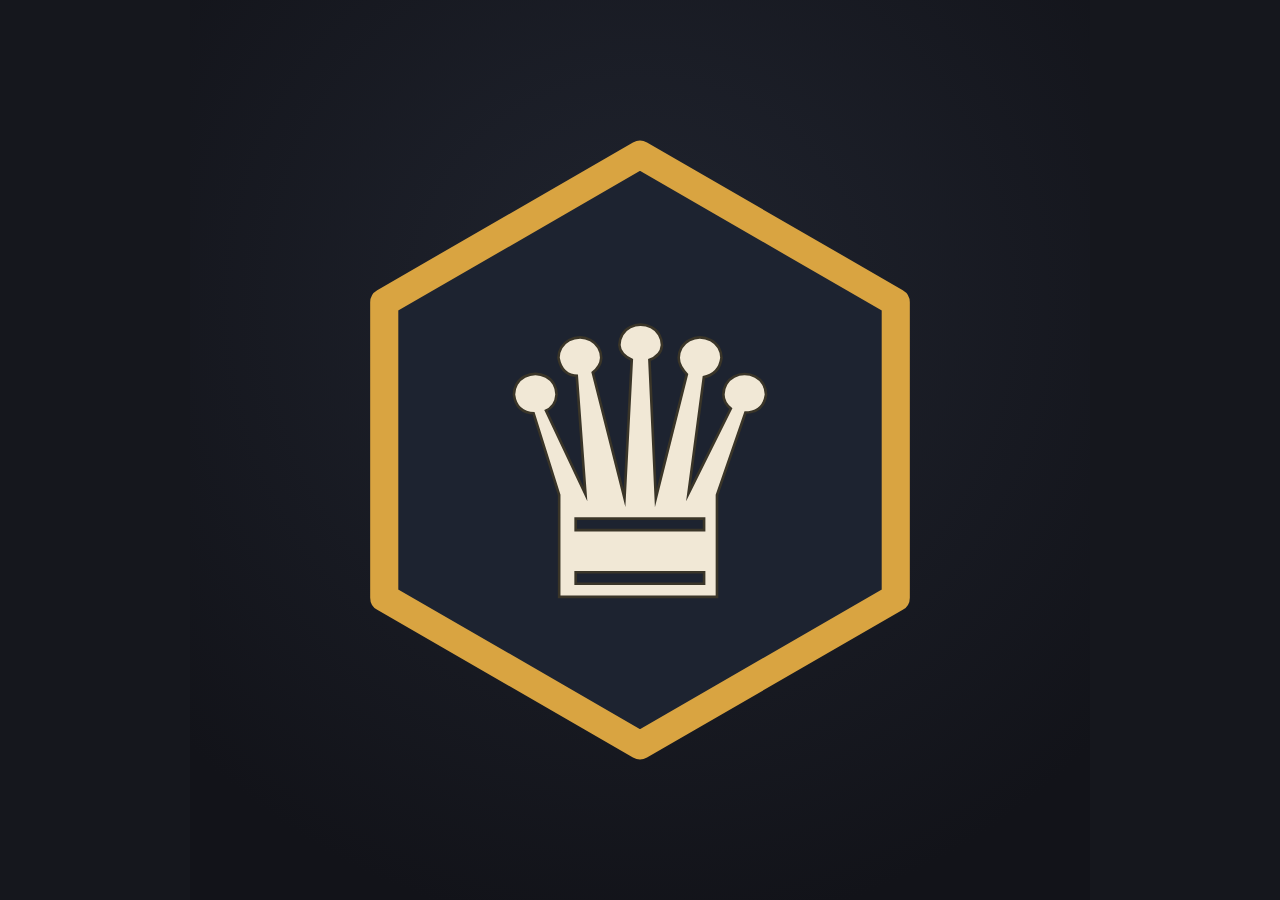
<file: mockups/icon.html>
<!DOCTYPE html><html><head><meta charset="utf-8">
<style>
  html,body{margin:0;height:100%;background:#15171d}
  svg{display:block;width:100vw;height:100vh}
  text{font-family:"Segoe UI Symbol","Apple Symbols","Noto Sans Symbols2",sans-serif;}
</style></head>
<body>
<svg id="ico" viewBox="0 0 512 512" xmlns="http://www.w3.org/2000/svg"></svg>
<script>
const NS='http://www.w3.org/2000/svg';
const svg=document.getElementById('ico');
const mk=(t,a)=>{const e=document.createElementNS(NS,t);for(const k in a)e.setAttribute(k,a[k]);return e;};
// background (full-bleed for maskable safety)
const bg=mk('rect',{width:512,height:512,fill:'#15171d'});
svg.appendChild(bg);
const grad=mk('radialGradient',{id:'g',cx:'50%',cy:'34%',r:'70%'});
grad.appendChild(mk('stop',{offset:'0%','stop-color':'#20242f'}));
grad.appendChild(mk('stop',{offset:'100%','stop-color':'#121319'}));
const defs=mk('defs',{});defs.appendChild(grad);svg.appendChild(defs);
svg.appendChild(mk('rect',{width:512,height:512,fill:'url(#g)'}));
// point-up hexagon, centered, with safe padding (content within ~70%)
const cx=256,cy=256,r=168;
let pts=[];
for(let i=0;i<6;i++){const a=Math.PI/180*(-90+60*i);pts.push(`${(cx+r*Math.cos(a)).toFixed(1)},${(cy+r*Math.sin(a)).toFixed(1)}`);}
svg.appendChild(mk('polygon',{points:pts.join(' '),fill:'#1d2330',stroke:'#d9a441','stroke-width':16,'stroke-linejoin':'round'}));
// queen glyph
const t=mk('text',{x:cx,y:cy+10,'text-anchor':'middle','dominant-baseline':'central','font-size':210,fill:'#f1e8d6',stroke:'#3a3528','stroke-width':3,'paint-order':'stroke'});
t.textContent='♛';
svg.appendChild(t);
</script>
</body></html>
</file>
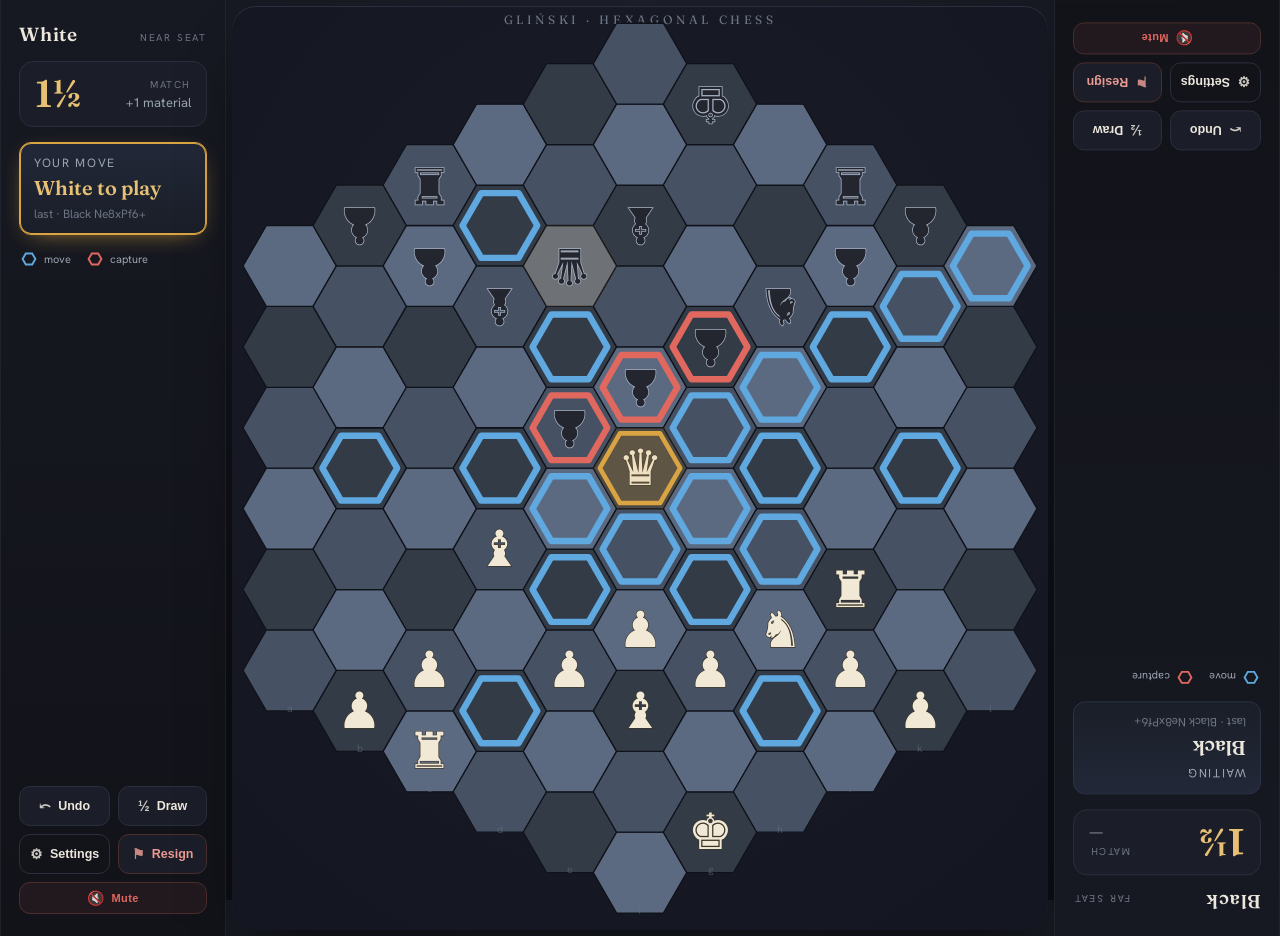
<file: mockups/layout-landscape.html>
<!DOCTYPE html>
<html lang="en">
<head>
<meta charset="utf-8">
<meta name="viewport" content="width=device-width, initial-scale=1">
<title>Hexagonal Chess — landscape dual-facing mockup</title>
<link rel="preconnect" href="https://fonts.googleapis.com">
<link rel="preconnect" href="https://fonts.gstatic.com" crossorigin>
<link href="https://fonts.googleapis.com/css2?family=Fraunces:opsz,wght@9..144,400;9..144,500;9..144,600;9..144,700&family=Hanken+Grotesk:wght@400;500;600;700&display=swap" rel="stylesheet">
<style>
:root{
  --bg-0:#121319; --bg-1:#171922; --panel:#1b1e28; --panel-edge:#2a2f3d;
  --tone-0:#333b47; --tone-1:#465264; --tone-2:#5b6a80;
  --white:#f1e8d6; --white-edge:#3a3528;
  --black:#23262f; --black-edge:#aab3c4;
  --accent:#d9a441; --accent-soft:#e7c074;
  --capture:#e0685f; --move:#5fa8e0;
  --ink:#ece7dd; --ink-dim:#9aa3b0; --ink-faint:#6c7382;
}
*{box-sizing:border-box;margin:0;padding:0}
html,body{height:100%}
body{
  background:radial-gradient(120% 80% at 50% 0%, #1c1f2a 0%, var(--bg-0) 60%, #0d0e13 100%);
  color:var(--ink);font-family:"Hanken Grotesk",sans-serif;-webkit-font-smoothing:antialiased;overflow:hidden;
}
.table{height:100vh;width:100vw;display:grid;grid-template-columns:226px 1fr 226px;gap:0}
.gutter{display:flex;flex-direction:column;padding:22px 18px;gap:15px;
  background:linear-gradient(var(--bg-1),var(--bg-0));border-inline:1px solid #20232e}
.gutter.far{transform:rotate(180deg)}
.seat-head{display:flex;align-items:baseline;justify-content:space-between}
.seat-name{font-family:"Fraunces",serif;font-weight:600;font-size:19px;letter-spacing:.04em}
.seat-dot{font-size:10px;color:var(--ink-faint);letter-spacing:.18em;text-transform:uppercase}
.score-card{background:var(--panel);border:1px solid var(--panel-edge);border-radius:14px;
  padding:13px 15px;display:flex;align-items:center;justify-content:space-between}
.score-num{font-family:"Fraunces",serif;font-size:38px;font-weight:600;line-height:1;color:var(--accent-soft)}
.score-meta{text-align:right}
.score-meta .lbl{font-size:10px;letter-spacing:.16em;text-transform:uppercase;color:var(--ink-faint)}
.adv{font-size:13px;color:var(--ink-dim);margin-top:3px}
.status{border-radius:12px;padding:12px 14px;background:linear-gradient(180deg,#222838,#1a1e28);border:1px solid #2c3346}
.status .turn{font-size:12px;letter-spacing:.14em;text-transform:uppercase;color:var(--ink-dim)}
.status .state{font-family:"Fraunces",serif;font-size:20px;font-weight:600;margin-top:4px}
.status .last{font-size:12px;color:var(--ink-faint);margin-top:6px;font-variant-numeric:tabular-nums}
.gutter.active .status{border-color:var(--accent);box-shadow:0 0 0 1px var(--accent) inset,0 6px 24px -12px var(--accent)}
.gutter.active .status .state{color:var(--accent-soft)}
.legend{display:flex;gap:16px;font-size:11px;color:var(--ink-dim);padding:0 2px;align-items:center}
.legend .chip{display:flex;align-items:center;gap:7px}
.legend svg{width:16px;height:18px;overflow:visible}
.spacer{flex:1 1 auto}
.controls{display:grid;grid-template-columns:1fr 1fr;gap:8px}
.btn{font-size:12.5px;font-weight:600;color:var(--ink);background:var(--panel);border:1px solid var(--panel-edge);
  border-radius:11px;padding:11px 10px;display:flex;align-items:center;justify-content:center;gap:7px;cursor:pointer}
.btn .ic{font-size:14px;opacity:.85}
.btn.ghost{background:transparent}
.btn.danger{color:#e89a93;border-color:#4a2e2c}
.btn.mute{grid-column:1 / -1;padding:7px 10px;font-size:11px;letter-spacing:.04em;
  color:#e0685f;border-color:#4a2e2c;background:rgba(224,104,95,.07)}
.board-wrap{position:relative;display:flex;align-items:center;justify-content:center;padding:10px}
.board-wrap::before{content:"";position:absolute;inset:6px;border-radius:24px;
  background:radial-gradient(120% 120% at 50% 40%,#1a1d27 0%,#131520 70%,#0e0f17 100%);
  box-shadow:inset 0 1px 0 #2a2f3d,0 24px 60px -30px #000}
svg.board{position:relative;width:100%;height:100%;overflow:visible}
.cell{stroke:#10121a;stroke-width:1.1}
.cell.t0{fill:var(--tone-0)} .cell.t1{fill:var(--tone-1)} .cell.t2{fill:var(--tone-2)}
.lastmove{fill:var(--accent);opacity:.15}
.tgt{fill:none;stroke-width:5.5;stroke-linejoin:round}
.tgt.move{stroke:var(--move)} .tgt.cap{stroke:var(--capture)}
.selins{fill:var(--accent);opacity:.12} .selstroke{fill:none;stroke:var(--accent);stroke-width:4;stroke-linejoin:round}
@keyframes pulse{0%,100%{opacity:.38}50%{opacity:1}}
.tgt{animation:pulse 1.6s ease-in-out infinite}
.piece{font-family:"Segoe UI Symbol","Apple Symbols","Noto Sans Symbols2",sans-serif;font-size:43px;
  text-anchor:middle;dominant-baseline:central;paint-order:stroke}
.piece.w{fill:var(--white);stroke:var(--white-edge);stroke-width:1.1px}
.piece.b{fill:var(--black);stroke:var(--black-edge);stroke-width:1.3px}
.piece.far{transform-box:fill-box;transform-origin:center;transform:rotate(180deg)}
.coord{fill:var(--ink-faint);font-size:9px;font-family:"Hanken Grotesk";opacity:.55}
.brand{position:absolute;top:12px;left:50%;transform:translateX(-50%);font-family:"Fraunces",serif;
  font-size:12px;letter-spacing:.30em;text-transform:uppercase;color:var(--ink-faint)}
</style>
</head>
<body>
<div class="table">
  <aside class="gutter near active">
    <div class="seat-head"><span class="seat-name">White</span><span class="seat-dot">near seat</span></div>
    <div class="score-card"><div class="score-num">1½</div>
      <div class="score-meta"><div class="lbl">Match</div><div class="adv">+1 material</div></div></div>
    <div class="status"><div class="turn">Your move</div><div class="state">White to play</div>
      <div class="last">last · Black  Ne8xPf6+</div></div>
    <div class="legend">
      <span class="chip"><svg viewBox="-10 -11 20 22"><polygon points="8,0 4,6.9 -4,6.9 -8,0 -4,-6.9 4,-6.9" fill="none" stroke="#5fa8e0" stroke-width="2.4"/></svg>move</span>
      <span class="chip"><svg viewBox="-10 -11 20 22"><polygon points="8,0 4,6.9 -4,6.9 -8,0 -4,-6.9 4,-6.9" fill="none" stroke="#e0685f" stroke-width="2.4"/></svg>capture</span>
    </div>
    <div class="spacer"></div>
    <div class="controls">
      <button class="btn"><span class="ic">⤺</span>Undo</button>
      <button class="btn"><span class="ic">½</span>Draw</button>
      <button class="btn ghost"><span class="ic">⚙</span>Settings</button>
      <button class="btn danger"><span class="ic">⚑</span>Resign</button>
      <button class="btn mute"><span class="ic">🔇</span>Mute</button>
    </div>
  </aside>

  <div class="board-wrap">
    <div class="brand">Gliński · Hexagonal Chess</div>
    <svg class="board" id="board" aria-label="board"></svg>
  </div>

  <aside class="gutter far">
    <div class="seat-head"><span class="seat-name">Black</span><span class="seat-dot">far seat</span></div>
    <div class="score-card"><div class="score-num">1½</div>
      <div class="score-meta"><div class="lbl">Match</div><div class="adv">—</div></div></div>
    <div class="status"><div class="turn">Waiting</div><div class="state">Black</div>
      <div class="last">last · Black  Ne8xPf6+</div></div>
    <div class="legend">
      <span class="chip"><svg viewBox="-10 -11 20 22"><polygon points="8,0 4,6.9 -4,6.9 -8,0 -4,-6.9 4,-6.9" fill="none" stroke="#5fa8e0" stroke-width="2.4"/></svg>move</span>
      <span class="chip"><svg viewBox="-10 -11 20 22"><polygon points="8,0 4,6.9 -4,6.9 -8,0 -4,-6.9 4,-6.9" fill="none" stroke="#e0685f" stroke-width="2.4"/></svg>capture</span>
    </div>
    <div class="spacer"></div>
    <div class="controls">
      <button class="btn"><span class="ic">⤺</span>Undo</button>
      <button class="btn"><span class="ic">½</span>Draw</button>
      <button class="btn ghost"><span class="ic">⚙</span>Settings</button>
      <button class="btn danger"><span class="ic">⚑</span>Resign</button>
      <button class="btn mute"><span class="ic">🔇</span>Mute</button>
    </div>
  </aside>
</div>

<script type="module">
const SIZE=40, ROOT3=Math.sqrt(3);
const FILES=['a','b','c','d','e','f','g','h','i','k','l'];
const fileIndex=f=>FILES.indexOf(f)-5;
const min0=x=>Math.min(0,x);
const frToCube=(f,r)=>{const x=fileIndex(f);const y=r-6-min0(x);return [x,y,-x-y];};
const cells=[];
for(let x=-5;x<=5;x++)for(let y=-5;y<=5;y++){const z=-x-y;if(Math.abs(z)<=5)cells.push([x,y,z]);}
const px=x=>SIZE*1.5*x;
const py=(x,y)=>-SIZE*ROOT3*(y+x/2);
const tone=(x,y)=>((x-y)%3+3)%3;
const xs=cells.map(c=>px(c[0])), ys=cells.map(c=>py(c[0],c[1]));
const pad=SIZE*1.15;
const minX=Math.min(...xs)-pad,maxX=Math.max(...xs)+pad,minY=Math.min(...ys)-pad,maxY=Math.max(...ys)+pad;
const svg=document.getElementById('board');
svg.setAttribute('viewBox',`${minX} ${minY} ${maxX-minX} ${maxY-minY}`);
const NS='http://www.w3.org/2000/svg';
const hexPts=(cx,cy,rad=SIZE)=>{let p=[];for(let i=0;i<6;i++){const a=Math.PI/180*60*i;p.push(`${(cx+rad*Math.cos(a)).toFixed(2)},${(cy+rad*Math.sin(a)).toFixed(2)}`);}return p.join(' ');};
const key=(x,y)=>x+','+y;
const center={};
const mk=(tag,attrs,parent=svg)=>{const e=document.createElementNS(NS,tag);for(const k in attrs)e.setAttribute(k,attrs[k]);parent.appendChild(e);return e;};
for(const [x,y] of cells){const cx=px(x),cy=py(x,y);center[key(x,y)]=[cx,cy];
  mk('polygon',{points:hexPts(cx,cy),class:'cell t'+tone(x,y)});}

// illustrative mid-game position (split colors) — interaction demo
const W={g1:'K',f6:'Q',c1:'R',i3:'R',d4:'B',f3:'B',h3:'N',b1:'P',c2:'P',e3:'P',g3:'P',i2:'P',k1:'P',f4:'P'};
const B={g10:'K',e8:'Q',c8:'R',i8:'R',f9:'B',d7:'B',h7:'N',b7:'P',c7:'P',e6:'P',g7:'P',i7:'P',k7:'P',f7:'P'};
const occ={}; // key -> 'w'|'b'
const sqCube=sq=>frToCube(sq[0],parseInt(sq.slice(1)));
for(const sq in W){const c=sqCube(sq);occ[key(c[0],c[1])]='w';}
for(const sq in B){const c=sqCube(sq);occ[key(c[0],c[1])]='b';}

// last-move trail Black Ne8xf6 -> e8 & f6
for(const sq of ['e8','f6']){const c=sqCube(sq);const [cx,cy]=center[key(c[0],c[1])];
  mk('polygon',{points:hexPts(cx,cy),class:'lastmove'});}

// coordinate labels (Settings toggle ON)
for(const f of FILES){const x=fileIndex(f);let yMin=99;for(const[cx,cy]of cells)if(cx===x)yMin=Math.min(yMin,cy);
  const [sx,sy]=center[key(x,yMin)];mk('text',{x:sx,y:sy+SIZE*0.88,'text-anchor':'middle',class:'coord'}).textContent=f;}

// selection: White queen f6, generate slider targets
const ORTHO=[[0,1,-1],[0,-1,1],[1,0,-1],[-1,0,1],[-1,1,0],[1,-1,0]];
const DIAG=[[1,1,-2],[-1,2,-1],[-2,1,1],[-1,-1,2],[1,-2,1],[2,-1,-1]];
const sel=sqCube('f6');const [scx,scy]=center[key(sel[0],sel[1])];
const targets=[];
for(const dir of [...ORTHO,...DIAG]){let cx=sel[0]+dir[0],cy=sel[1]+dir[1],cz=sel[2]+dir[2];
  while(Math.abs(cx)<=5&&Math.abs(cy)<=5&&Math.abs(cz)<=5&&(key(cx,cy)in center)){
    const o=occ[key(cx,cy)];
    if(o==='w')break;
    if(o==='b'){targets.push([cx,cy,'cap']);break;}
    targets.push([cx,cy,'move']);
    cx+=dir[0];cy+=dir[1];cz+=dir[2];}}

// pieces first (so capture rings sit above piece for occupied)
const GLYPH={K:'♚',Q:'♛',R:'♜',B:'♝',N:'♞',P:'♟'};
const place=(map,cls,far)=>{for(const sq in map){const c=sqCube(sq);const [cx,cy]=center[key(c[0],c[1])];
  mk('text',{x:cx,y:cy,class:'piece '+cls+(far?' far':'')}).textContent=GLYPH[map[sq]];}};
place(W,'w',false);place(B,'b',true);

// selection highlight (amber) + target insets on top
mk('polygon',{points:hexPts(scx,scy,SIZE*0.9),class:'selins'});
mk('polygon',{points:hexPts(scx,scy,SIZE*0.86),class:'selstroke'});
for(const [tx,ty,kind] of targets){const [cx,cy]=center[key(tx,ty)];
  mk('polygon',{points:hexPts(cx,cy,SIZE*0.80),class:'tgt '+(kind==='cap'?'cap':'move')});}
</script>
</body>
</html>
</file>
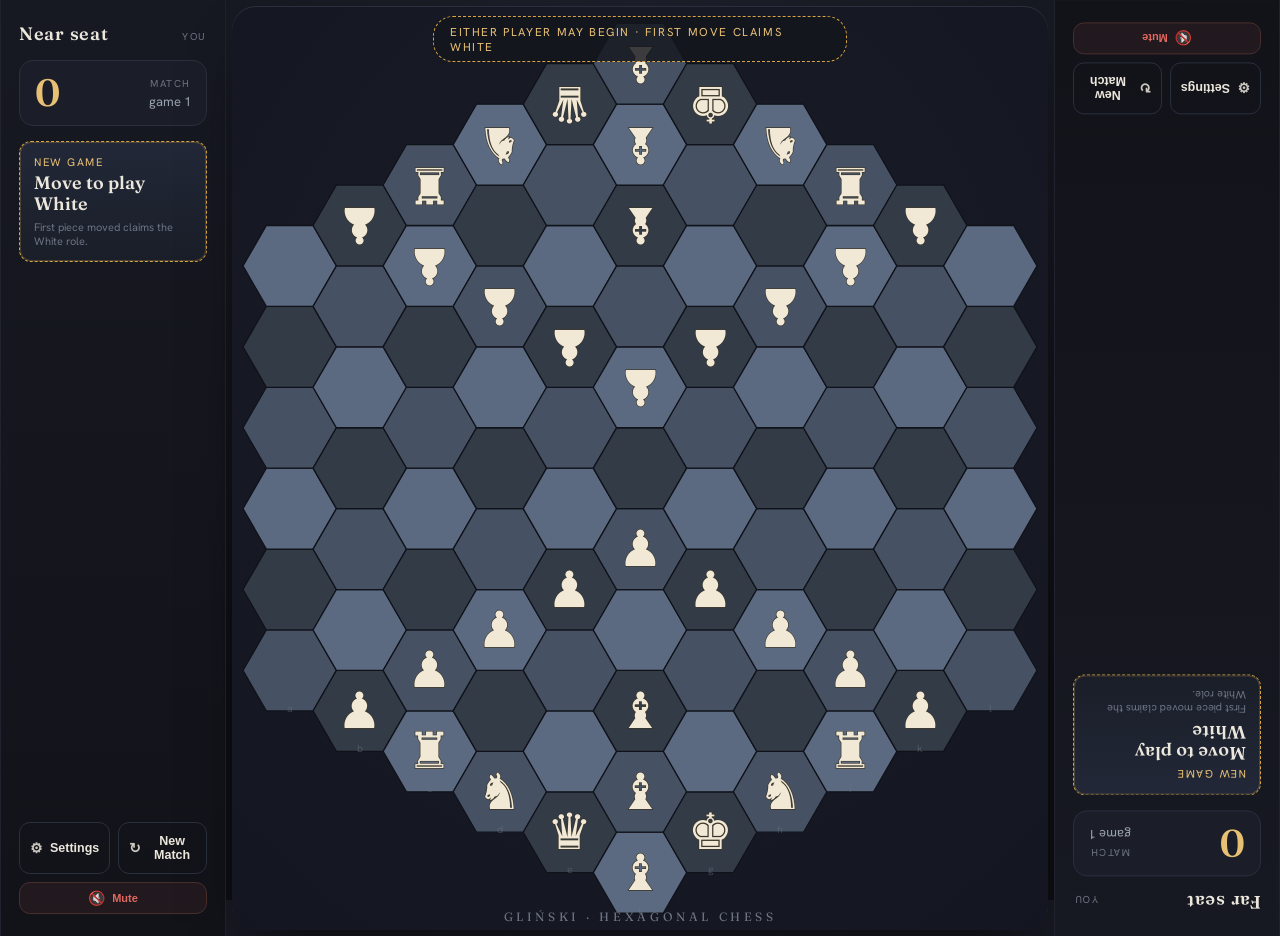
<file: mockups/opening.html>
<!DOCTYPE html>
<html lang="en">
<head>
<meta charset="utf-8"><meta name="viewport" content="width=device-width, initial-scale=1">
<title>Hexagonal Chess — Opening (pre-first-move)</title>
<link rel="preconnect" href="https://fonts.googleapis.com"><link rel="preconnect" href="https://fonts.gstatic.com" crossorigin>
<link href="https://fonts.googleapis.com/css2?family=Fraunces:opsz,wght@9..144,400;9..144,500;9..144,600;9..144,700&family=Hanken+Grotesk:wght@400;500;600;700&display=swap" rel="stylesheet">
<style>
:root{--bg-0:#121319;--bg-1:#171922;--panel:#1b1e28;--panel-edge:#2a2f3d;--tone-0:#333b47;--tone-1:#465264;--tone-2:#5b6a80;
--white:#f1e8d6;--white-edge:#3a3528;--accent:#d9a441;--accent-soft:#e7c074;--ink:#ece7dd;--ink-dim:#9aa3b0;--ink-faint:#6c7382}
*{box-sizing:border-box;margin:0;padding:0}html,body{height:100%}
body{background:radial-gradient(120% 80% at 50% 0%,#1c1f2a 0%,var(--bg-0) 60%,#0d0e13 100%);color:var(--ink);font-family:"Hanken Grotesk",sans-serif;-webkit-font-smoothing:antialiased;overflow:hidden}
.table{height:100vh;width:100vw;display:grid;grid-template-columns:226px 1fr 226px}
.gutter{display:flex;flex-direction:column;padding:22px 18px;gap:15px;background:linear-gradient(var(--bg-1),var(--bg-0));border-inline:1px solid #20232e}
.gutter.far{transform:rotate(180deg)}
.seat-head{display:flex;align-items:baseline;justify-content:space-between}.seat-name{font-family:"Fraunces",serif;font-weight:600;font-size:18px;letter-spacing:.04em}.seat-dot{font-size:10px;color:var(--ink-faint);letter-spacing:.16em;text-transform:uppercase}
.score-card{background:var(--panel);border:1px solid var(--panel-edge);border-radius:14px;padding:13px 15px;display:flex;align-items:center;justify-content:space-between}.score-num{font-family:"Fraunces",serif;font-size:38px;font-weight:600;line-height:1;color:var(--accent-soft)}.score-meta{text-align:right}.score-meta .lbl{font-size:10px;letter-spacing:.16em;text-transform:uppercase;color:var(--ink-faint)}.adv{font-size:13px;color:var(--ink-dim);margin-top:3px}
.status{border-radius:12px;padding:13px 14px;background:linear-gradient(180deg,#222838,#1a1e28);border:1px dashed var(--accent);box-shadow:0 0 0 1px rgba(217,164,65,.25) inset}
.status .turn{font-size:11px;letter-spacing:.14em;text-transform:uppercase;color:var(--accent-soft)}
.status .state{font-family:"Fraunces",serif;font-size:18px;font-weight:600;margin-top:4px;line-height:1.15}
.status .sub{font-size:11px;color:var(--ink-faint);margin-top:6px}
.spacer{flex:1 1 auto}
.controls{display:grid;grid-template-columns:1fr 1fr;gap:8px}
.btn{font-size:12.5px;font-weight:600;color:var(--ink);background:var(--panel);border:1px solid var(--panel-edge);border-radius:11px;padding:11px 10px;display:flex;align-items:center;justify-content:center;gap:7px;cursor:pointer}.btn .ic{font-size:14px;opacity:.85}.btn.ghost{background:transparent}.btn.mute{grid-column:1 / -1;padding:7px 10px;font-size:11px;color:#e0685f;border-color:#4a2e2c;background:rgba(224,104,95,.07)}
.board-wrap{position:relative;display:flex;align-items:center;justify-content:center;padding:10px}
.board-wrap::before{content:"";position:absolute;inset:6px;border-radius:24px;background:radial-gradient(120% 120% at 50% 40%,#1a1d27 0%,#131520 70%,#0e0f17 100%);box-shadow:inset 0 1px 0 #2a2f3d,0 24px 60px -30px #000}
svg.board{position:relative;width:100%;height:100%;overflow:visible}
.cell{stroke:#10121a;stroke-width:1.1}.cell.t0{fill:var(--tone-0)}.cell.t1{fill:var(--tone-1)}.cell.t2{fill:var(--tone-2)}
.piece{font-family:"Segoe UI Symbol","Apple Symbols","Noto Sans Symbols2",sans-serif;font-size:43px;text-anchor:middle;dominant-baseline:central;paint-order:stroke;fill:var(--white);stroke:var(--white-edge);stroke-width:1.1px}
.coord{fill:var(--ink-faint);font-size:9px;opacity:.5}
.hint{position:absolute;left:50%;top:16px;transform:translateX(-50%);font-size:11.5px;letter-spacing:.14em;text-transform:uppercase;color:var(--accent-soft);background:rgba(20,22,30,.82);border:1px dashed var(--accent);border-radius:20px;padding:7px 16px}
.brand{position:absolute;bottom:12px;left:50%;transform:translateX(-50%);font-family:"Fraunces",serif;font-size:12px;letter-spacing:.30em;text-transform:uppercase;color:var(--ink-faint)}
</style></head>
<body>
<div class="table">
  <aside class="gutter near">
    <div class="seat-head"><span class="seat-name">Near seat</span><span class="seat-dot">you</span></div>
    <div class="score-card"><div class="score-num">0</div><div class="score-meta"><div class="lbl">Match</div><div class="adv">game 1</div></div></div>
    <div class="status"><div class="turn">New game</div><div class="state">Move to play White</div><div class="sub">First piece moved claims the White role.</div></div>
    <div class="spacer"></div>
    <div class="controls"><button class="btn ghost"><span class="ic">⚙</span>Settings</button><button class="btn ghost"><span class="ic">↻</span>New Match</button><button class="btn mute"><span class="ic">🔇</span>Mute</button></div>
  </aside>
  <div class="board-wrap">
    <svg class="board" id="board"></svg>
    <div class="hint">Either player may begin · first move claims White</div>
    <div class="brand">Gliński · Hexagonal Chess</div>
  </div>
  <aside class="gutter far">
    <div class="seat-head"><span class="seat-name">Far seat</span><span class="seat-dot">you</span></div>
    <div class="score-card"><div class="score-num">0</div><div class="score-meta"><div class="lbl">Match</div><div class="adv">game 1</div></div></div>
    <div class="status"><div class="turn">New game</div><div class="state">Move to play White</div><div class="sub">First piece moved claims the White role.</div></div>
    <div class="spacer"></div>
    <div class="controls"><button class="btn ghost"><span class="ic">⚙</span>Settings</button><button class="btn ghost"><span class="ic">↻</span>New Match</button><button class="btn mute"><span class="ic">🔇</span>Mute</button></div>
  </aside>
</div>
<script type="module">
const SIZE=40,R3=Math.sqrt(3);const F=['a','b','c','d','e','f','g','h','i','k','l'];
const fi=f=>F.indexOf(f)-5,m0=x=>Math.min(0,x);const cube=(f,r)=>{const x=fi(f);const y=r-6-m0(x);return[x,y,-x-y];};
const cells=[];for(let x=-5;x<=5;x++)for(let y=-5;y<=5;y++){const z=-x-y;if(Math.abs(z)<=5)cells.push([x,y,z]);}
const px=x=>SIZE*1.5*x,py=(x,y)=>-SIZE*R3*(y+x/2),tn=(x,y)=>((x-y)%3+3)%3;
const xs=cells.map(c=>px(c[0])),ys=cells.map(c=>py(c[0],c[1])),pad=SIZE*1.15;
const svg=document.getElementById('board');
svg.setAttribute('viewBox',`${Math.min(...xs)-pad} ${Math.min(...ys)-pad} ${Math.max(...xs)-Math.min(...xs)+2*pad} ${Math.max(...ys)-Math.min(...ys)+2*pad}`);
const NS='http://www.w3.org/2000/svg',key=(x,y)=>x+','+y,ctr={};
const hp=(cx,cy,r=SIZE)=>{let p=[];for(let i=0;i<6;i++){const a=Math.PI/180*60*i;p.push(`${(cx+r*Math.cos(a)).toFixed(2)},${(cy+r*Math.sin(a)).toFixed(2)}`);}return p.join(' ');};
const mk=(t,a)=>{const e=document.createElementNS(NS,t);for(const k in a)e.setAttribute(k,a[k]);svg.appendChild(e);return e;};
for(const[x,y]of cells){const cx=px(x),cy=py(x,y);ctr[key(x,y)]=[cx,cy];mk('polygon',{points:hp(cx,cy),class:'cell t'+tn(x,y)});}
const sq=s=>cube(s[0],parseInt(s.slice(1)));
const near={g1:'K',e1:'Q',c1:'R',i1:'R',d1:'N',h1:'N',f1:'B',f2:'B',f3:'B',b1:'P',c2:'P',d3:'P',e4:'P',f5:'P',g4:'P',h3:'P',i2:'P',k1:'P'};
const far={g10:'K',e10:'Q',c8:'R',i8:'R',d9:'N',h9:'N',f9:'B',f10:'B',f11:'B',b7:'P',c7:'P',d7:'P',e7:'P',f7:'P',g7:'P',h7:'P',i7:'P',k7:'P'};
for(const f of F){const x=fi(f);let yMin=99;for(const[cx,cy]of cells)if(cx===x)yMin=Math.min(yMin,cy);const[sx,sy]=ctr[key(x,yMin)];mk('text',{x:sx,y:sy+SIZE*0.88,'text-anchor':'middle',class:'coord'}).textContent=f;}
const G={K:'♚',Q:'♛',R:'♜',B:'♝',N:'♞',P:'♟'};
const place=(m,far)=>{for(const s in m){const c=sq(s);const[cx,cy]=ctr[key(c[0],c[1])];const t=mk('text',{x:cx,y:cy,class:'piece'});t.textContent=G[m[s]];if(far)t.setAttribute('transform',`rotate(180 ${cx} ${cy})`);}};
place(near,false);place(far,true);
</script>
</body></html>
</file>
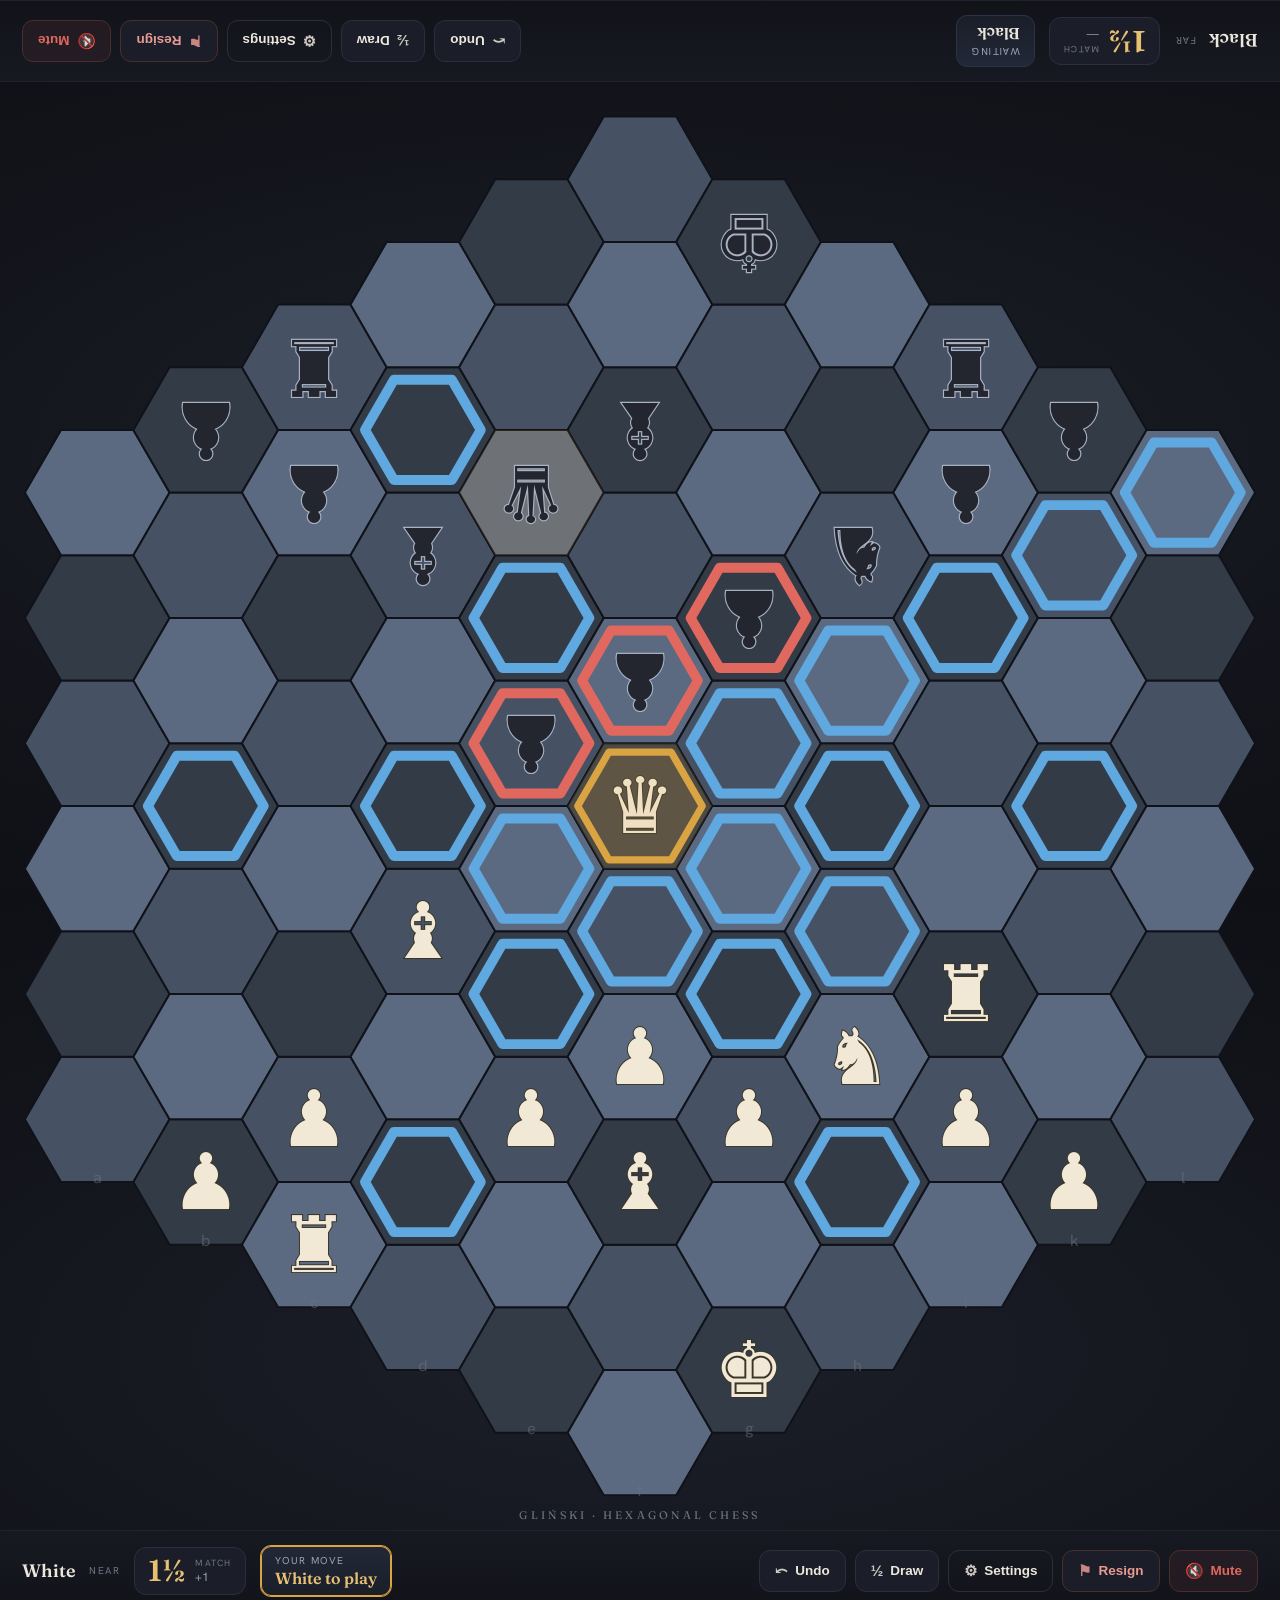
<file: mockups/portrait.html>
<!DOCTYPE html>
<html lang="en">
<head>
<meta charset="utf-8"><meta name="viewport" content="width=device-width, initial-scale=1">
<title>Hexagonal Chess — Portrait</title>
<link rel="preconnect" href="https://fonts.googleapis.com"><link rel="preconnect" href="https://fonts.gstatic.com" crossorigin>
<link href="https://fonts.googleapis.com/css2?family=Fraunces:opsz,wght@9..144,400;9..144,500;9..144,600;9..144,700&family=Hanken+Grotesk:wght@400;500;600;700&display=swap" rel="stylesheet">
<style>
:root{--bg-0:#121319;--bg-1:#171922;--panel:#1b1e28;--panel-edge:#2a2f3d;--tone-0:#333b47;--tone-1:#465264;--tone-2:#5b6a80;
--white:#f1e8d6;--white-edge:#3a3528;--black:#23262f;--black-edge:#aab3c4;--accent:#d9a441;--accent-soft:#e7c074;--capture:#e0685f;--move:#5fa8e0;--ink:#ece7dd;--ink-dim:#9aa3b0;--ink-faint:#6c7382}
*{box-sizing:border-box;margin:0;padding:0}html,body{height:100%}
body{background:radial-gradient(120% 70% at 50% 50%,#1c1f2a 0%,var(--bg-0) 60%,#0d0e13 100%);color:var(--ink);font-family:"Hanken Grotesk",sans-serif;-webkit-font-smoothing:antialiased;overflow:hidden}
.table{height:100vh;width:100vw;display:grid;grid-template-rows:auto 1fr auto}
.bar{display:flex;align-items:center;gap:14px;padding:14px 22px;background:linear-gradient(180deg,var(--bg-1),var(--bg-0));border-block:1px solid #20232e}
.bar.top{transform:rotate(180deg)}
.seatblock{display:flex;align-items:center;gap:13px}
.nm{font-family:"Fraunces",serif;font-size:18px;font-weight:600}
.seat-dot{font-size:10px;color:var(--ink-faint);letter-spacing:.16em;text-transform:uppercase}
.score-card{background:var(--panel);border:1px solid var(--panel-edge);border-radius:12px;padding:8px 13px;display:flex;align-items:center;gap:10px}
.score-num{font-family:"Fraunces",serif;font-size:30px;font-weight:600;line-height:1;color:var(--accent-soft)}
.score-meta .lbl{font-size:9px;letter-spacing:.14em;text-transform:uppercase;color:var(--ink-faint)}
.score-meta .adv{font-size:12px;color:var(--ink-dim)}
.status{border-radius:11px;padding:8px 14px;background:linear-gradient(180deg,#222838,#1a1e28);border:1px solid #2c3346}
.status .turn{font-size:10px;letter-spacing:.14em;text-transform:uppercase;color:var(--ink-dim)}
.status .state{font-family:"Fraunces",serif;font-size:16px;font-weight:600;margin-top:1px}
.bar.active .status{border-color:var(--accent);box-shadow:0 0 0 1px var(--accent) inset}.bar.active .status .state{color:var(--accent-soft)}
.controls{display:flex;gap:9px;margin-left:auto;flex-wrap:wrap;justify-content:flex-end}
.btn{font-size:13.5px;font-weight:600;color:var(--ink);background:var(--panel);border:1px solid var(--panel-edge);border-radius:11px;padding:11px 15px;display:flex;align-items:center;justify-content:center;gap:7px;cursor:pointer}
.btn .ic{font-size:15px;opacity:.85}.btn.ghost{background:transparent}.btn.danger{color:#e89a93;border-color:#4a2e2c}.btn.mute{color:#e0685f;border-color:#4a2e2c;background:rgba(224,104,95,.07)}
.board-wrap{position:relative;display:flex;align-items:center;justify-content:center;padding:14px}
svg.board{width:auto;height:100%;max-width:100%;overflow:visible}
.cell{stroke:#10121a;stroke-width:1.1}.cell.t0{fill:var(--tone-0)}.cell.t1{fill:var(--tone-1)}.cell.t2{fill:var(--tone-2)}
.lastmove{fill:var(--accent);opacity:.15}
.tgt{fill:none;stroke-width:5.5;stroke-linejoin:round}.tgt.move{stroke:var(--move)}.tgt.cap{stroke:var(--capture)}
.selins{fill:var(--accent);opacity:.12}.selstroke{fill:none;stroke:var(--accent);stroke-width:4;stroke-linejoin:round}
@keyframes pulse{0%,100%{opacity:.4}50%{opacity:1}}.tgt{animation:pulse 1.6s ease-in-out infinite}
.piece{font-family:"Segoe UI Symbol","Apple Symbols","Noto Sans Symbols2",sans-serif;font-size:43px;text-anchor:middle;dominant-baseline:central;paint-order:stroke}
.piece.w{fill:var(--white);stroke:var(--white-edge);stroke-width:1.1px}.piece.b{fill:var(--black);stroke:var(--black-edge);stroke-width:1.3px}
.coord{fill:var(--ink-faint);font-size:9px;opacity:.55}
.brand{position:absolute;bottom:8px;left:50%;transform:translateX(-50%);font-family:"Fraunces",serif;font-size:11px;letter-spacing:.28em;text-transform:uppercase;color:var(--ink-faint)}
</style></head>
<body>
<div class="table">
  <!-- TOP bar = far seat (Black), rotated -->
  <div class="bar top">
    <div class="seatblock"><span class="nm">Black</span><span class="seat-dot">far</span></div>
    <div class="score-card"><div class="score-num">1½</div><div class="score-meta"><div class="lbl">Match</div><div class="adv">—</div></div></div>
    <div class="status"><div class="turn">Waiting</div><div class="state">Black</div></div>
    <div class="controls">
      <button class="btn"><span class="ic">⤺</span>Undo</button><button class="btn"><span class="ic">½</span>Draw</button>
      <button class="btn ghost"><span class="ic">⚙</span>Settings</button><button class="btn danger"><span class="ic">⚑</span>Resign</button><button class="btn mute"><span class="ic">🔇</span>Mute</button>
    </div>
  </div>

  <div class="board-wrap"><svg class="board" id="board"></svg><div class="brand">Gliński · Hexagonal Chess</div></div>

  <!-- BOTTOM bar = near seat (White), on move -->
  <div class="bar active">
    <div class="seatblock"><span class="nm">White</span><span class="seat-dot">near</span></div>
    <div class="score-card"><div class="score-num">1½</div><div class="score-meta"><div class="lbl">Match</div><div class="adv">+1</div></div></div>
    <div class="status"><div class="turn">Your move</div><div class="state">White to play</div></div>
    <div class="controls">
      <button class="btn"><span class="ic">⤺</span>Undo</button><button class="btn"><span class="ic">½</span>Draw</button>
      <button class="btn ghost"><span class="ic">⚙</span>Settings</button><button class="btn danger"><span class="ic">⚑</span>Resign</button><button class="btn mute"><span class="ic">🔇</span>Mute</button>
    </div>
  </div>
</div>
<script type="module">
const SIZE=40,R3=Math.sqrt(3);const F=['a','b','c','d','e','f','g','h','i','k','l'];
const fi=f=>F.indexOf(f)-5,m0=x=>Math.min(0,x);const cube=(f,r)=>{const x=fi(f);const y=r-6-m0(x);return[x,y,-x-y];};
const cells=[];for(let x=-5;x<=5;x++)for(let y=-5;y<=5;y++){const z=-x-y;if(Math.abs(z)<=5)cells.push([x,y,z]);}
const px=x=>SIZE*1.5*x,py=(x,y)=>-SIZE*R3*(y+x/2),tn=(x,y)=>((x-y)%3+3)%3;
const xs=cells.map(c=>px(c[0])),ys=cells.map(c=>py(c[0],c[1])),pad=SIZE*1.15;
const svg=document.getElementById('board');
svg.setAttribute('viewBox',`${Math.min(...xs)-pad} ${Math.min(...ys)-pad} ${Math.max(...xs)-Math.min(...xs)+2*pad} ${Math.max(...ys)-Math.min(...ys)+2*pad}`);
const NS='http://www.w3.org/2000/svg',key=(x,y)=>x+','+y,ctr={};
const hp=(cx,cy,r=SIZE)=>{let p=[];for(let i=0;i<6;i++){const a=Math.PI/180*60*i;p.push(`${(cx+r*Math.cos(a)).toFixed(2)},${(cy+r*Math.sin(a)).toFixed(2)}`);}return p.join(' ');};
const mk=(t,a)=>{const e=document.createElementNS(NS,t);for(const k in a)e.setAttribute(k,a[k]);svg.appendChild(e);return e;};
for(const[x,y]of cells){const cx=px(x),cy=py(x,y);ctr[key(x,y)]=[cx,cy];mk('polygon',{points:hp(cx,cy),class:'cell t'+tn(x,y)});}
const sq=s=>cube(s[0],parseInt(s.slice(1)));
const W={g1:'K',f6:'Q',c1:'R',i3:'R',d4:'B',f3:'B',h3:'N',b1:'P',c2:'P',e3:'P',g3:'P',i2:'P',k1:'P',f4:'P'};
const B={g10:'K',e8:'Q',c8:'R',i8:'R',f9:'B',d7:'B',h7:'N',b7:'P',c7:'P',e6:'P',g7:'P',i7:'P',k7:'P',f7:'P'};
const occ={};for(const s in W){const c=sq(s);occ[key(c[0],c[1])]='w';}for(const s in B){const c=sq(s);occ[key(c[0],c[1])]='b';}
for(const s of['e8','f6']){const c=sq(s);const[cx,cy]=ctr[key(c[0],c[1])];mk('polygon',{points:hp(cx,cy),class:'lastmove'});}
for(const f of F){const x=fi(f);let yMin=99;for(const[cx,cy]of cells)if(cx===x)yMin=Math.min(yMin,cy);const[sx,sy]=ctr[key(x,yMin)];mk('text',{x:sx,y:sy+SIZE*0.88,'text-anchor':'middle',class:'coord'}).textContent=f;}
const ORTHO=[[0,1,-1],[0,-1,1],[1,0,-1],[-1,0,1],[-1,1,0],[1,-1,0]],DIAG=[[1,1,-2],[-1,2,-1],[-2,1,1],[-1,-1,2],[1,-2,1],[2,-1,-1]];
const sel=sq('f6');const tg=[];
for(const d of[...ORTHO,...DIAG]){let cx=sel[0]+d[0],cy=sel[1]+d[1],cz=sel[2]+d[2];while(Math.abs(cx)<=5&&Math.abs(cy)<=5&&Math.abs(cz)<=5&&(key(cx,cy)in ctr)){const o=occ[key(cx,cy)];if(o==='w')break;if(o==='b'){tg.push([cx,cy,'cap']);break;}tg.push([cx,cy,'move']);cx+=d[0];cy+=d[1];cz+=d[2];}}
const G={K:'♚',Q:'♛',R:'♜',B:'♝',N:'♞',P:'♟'};
const place=(m,c,far)=>{for(const s in m){const cu=sq(s);const[cx,cy]=ctr[key(cu[0],cu[1])];const t=mk('text',{x:cx,y:cy,class:'piece '+c});t.textContent=G[m[s]];if(far)t.setAttribute('transform',`rotate(180 ${cx} ${cy})`);}};
place(W,'w',false);place(B,'b',true);
const[scx,scy]=ctr[key(sel[0],sel[1])];mk('polygon',{points:hp(scx,scy,SIZE*0.9),class:'selins'});mk('polygon',{points:hp(scx,scy,SIZE*0.86),class:'selstroke'});
for(const[tx,ty,k]of tg){const[cx,cy]=ctr[key(tx,ty)];mk('polygon',{points:hp(cx,cy,SIZE*0.8),class:'tgt '+(k==='cap'?'cap':'move')});}
</script>
</body></html>
</file>
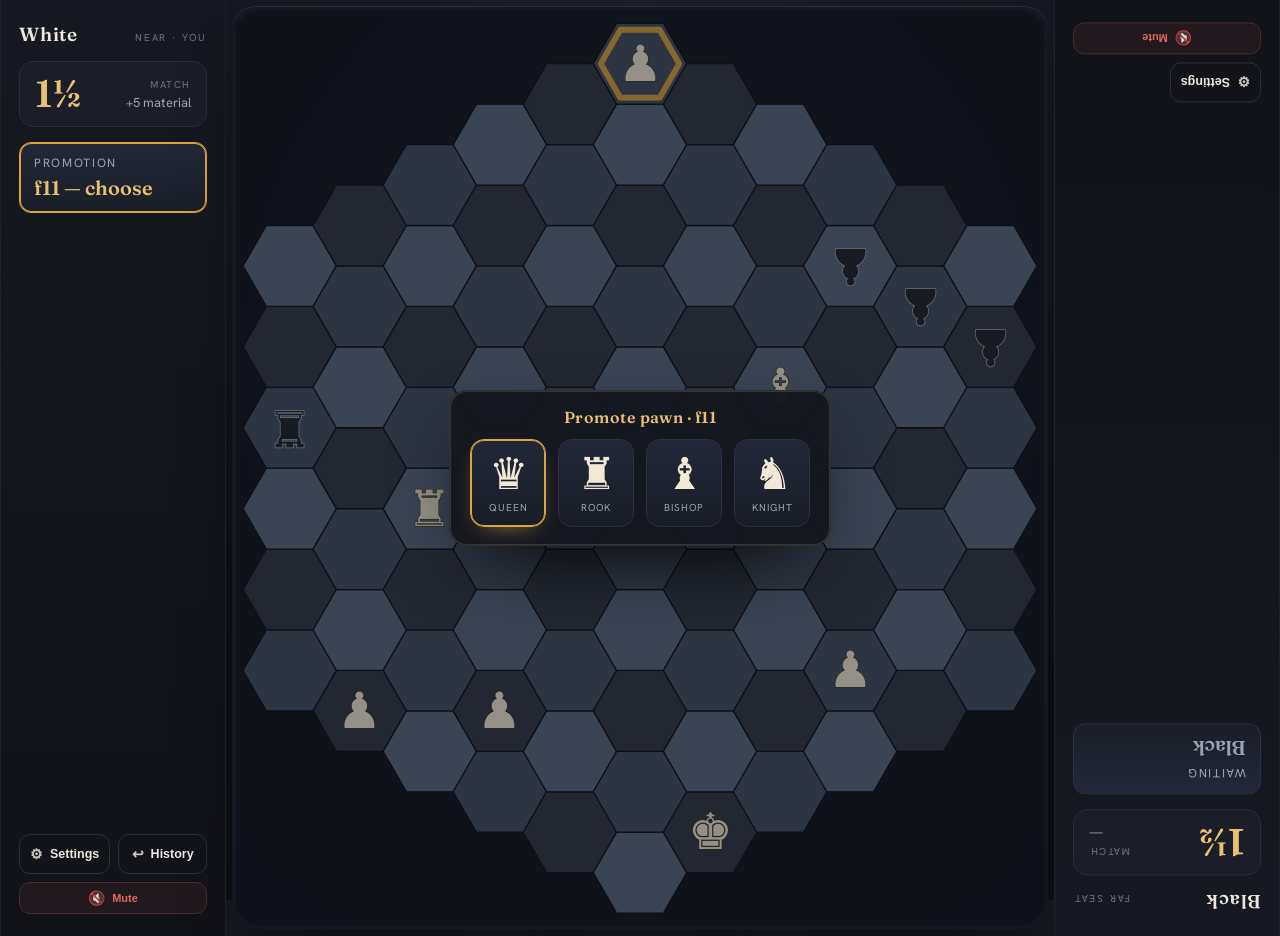
<file: mockups/promotion.html>
<!DOCTYPE html>
<html lang="en">
<head>
<meta charset="utf-8"><meta name="viewport" content="width=device-width, initial-scale=1">
<title>Hexagonal Chess — Promotion</title>
<link rel="preconnect" href="https://fonts.googleapis.com"><link rel="preconnect" href="https://fonts.gstatic.com" crossorigin>
<link href="https://fonts.googleapis.com/css2?family=Fraunces:opsz,wght@9..144,400;9..144,500;9..144,600;9..144,700&family=Hanken+Grotesk:wght@400;500;600;700&display=swap" rel="stylesheet">
<style>
:root{--bg-0:#121319;--bg-1:#171922;--panel:#1b1e28;--panel-edge:#2a2f3d;--tone-0:#333b47;--tone-1:#465264;--tone-2:#5b6a80;
--white:#f1e8d6;--white-edge:#3a3528;--black:#23262f;--black-edge:#aab3c4;--accent:#d9a441;--accent-soft:#e7c074;--capture:#e0685f;--move:#5fa8e0;--ink:#ece7dd;--ink-dim:#9aa3b0;--ink-faint:#6c7382}
*{box-sizing:border-box;margin:0;padding:0}html,body{height:100%}
body{background:radial-gradient(120% 80% at 50% 0%,#1c1f2a 0%,var(--bg-0) 60%,#0d0e13 100%);color:var(--ink);font-family:"Hanken Grotesk",sans-serif;-webkit-font-smoothing:antialiased;overflow:hidden}
.table{height:100vh;width:100vw;display:grid;grid-template-columns:226px 1fr 226px}
.gutter{display:flex;flex-direction:column;padding:22px 18px;gap:15px;background:linear-gradient(var(--bg-1),var(--bg-0));border-inline:1px solid #20232e}
.gutter.far{transform:rotate(180deg)}
.seat-head{display:flex;align-items:baseline;justify-content:space-between}.seat-name{font-family:"Fraunces",serif;font-weight:600;font-size:19px;letter-spacing:.04em}.seat-dot{font-size:10px;color:var(--ink-faint);letter-spacing:.18em;text-transform:uppercase}
.score-card{background:var(--panel);border:1px solid var(--panel-edge);border-radius:14px;padding:13px 15px;display:flex;align-items:center;justify-content:space-between}.score-num{font-family:"Fraunces",serif;font-size:38px;font-weight:600;line-height:1;color:var(--accent-soft)}.score-meta{text-align:right}.score-meta .lbl{font-size:10px;letter-spacing:.16em;text-transform:uppercase;color:var(--ink-faint)}.adv{font-size:13px;color:var(--ink-dim);margin-top:3px}
.status{border-radius:12px;padding:12px 14px;background:linear-gradient(180deg,#222838,#1a1e28);border:1px solid var(--accent);box-shadow:0 0 0 1px var(--accent) inset}.status .turn{font-size:12px;letter-spacing:.14em;text-transform:uppercase;color:var(--ink-dim)}.status .state{font-family:"Fraunces",serif;font-size:20px;font-weight:600;margin-top:4px;color:var(--accent-soft)}
.spacer{flex:1 1 auto}.controls{display:grid;grid-template-columns:1fr 1fr;gap:8px}
.btn{font-size:12.5px;font-weight:600;color:var(--ink);background:var(--panel);border:1px solid var(--panel-edge);border-radius:11px;padding:11px 10px;display:flex;align-items:center;justify-content:center;gap:7px;cursor:pointer}.btn .ic{font-size:14px;opacity:.85}.btn.ghost{background:transparent}.btn.danger{color:#e89a93;border-color:#4a2e2c}.btn.mute{grid-column:1 / -1;padding:7px 10px;font-size:11px;color:#e0685f;border-color:#4a2e2c;background:rgba(224,104,95,.07)}
.board-wrap{position:relative;display:flex;align-items:center;justify-content:center;padding:10px}
.board-wrap::before{content:"";position:absolute;inset:6px;border-radius:24px;background:radial-gradient(120% 120% at 50% 40%,#1a1d27 0%,#131520 70%,#0e0f17 100%);box-shadow:inset 0 1px 0 #2a2f3d,0 24px 60px -30px #000}
svg.board{position:relative;width:100%;height:100%;overflow:visible}
.cell{stroke:#10121a;stroke-width:1.1}.cell.t0{fill:var(--tone-0)}.cell.t1{fill:var(--tone-1)}.cell.t2{fill:var(--tone-2)}
.promo-cell{fill:none;stroke:var(--accent);stroke-width:5;stroke-linejoin:round}
.piece{font-family:"Segoe UI Symbol","Apple Symbols","Noto Sans Symbols2",sans-serif;font-size:43px;text-anchor:middle;dominant-baseline:central;paint-order:stroke}
.piece.w{fill:var(--white);stroke:var(--white-edge);stroke-width:1.1px}.piece.b{fill:var(--black);stroke:var(--black-edge);stroke-width:1.3px}
.scrim{position:absolute;inset:10px;border-radius:24px;background:rgba(9,10,15,.4)}
.promo{position:absolute;left:50%;top:50%;transform:translate(-50%,-50%);background:rgba(22,24,32,.98);border:1px solid var(--panel-edge);border-radius:18px;box-shadow:0 30px 80px -30px #000,0 0 0 1px rgba(217,164,65,.2) inset;padding:16px 20px 18px;display:flex;flex-direction:column;align-items:center;gap:12px}
.promo .ttl{font-family:"Fraunces",serif;font-size:16px;font-weight:600;letter-spacing:.03em;color:var(--accent-soft)}
.promo .opts{display:flex;gap:12px}
.promo .opt{width:76px;height:88px;border-radius:14px;background:linear-gradient(180deg,#222838,#191d27);border:1px solid #2c3346;display:flex;flex-direction:column;align-items:center;justify-content:center;gap:5px;cursor:pointer}
.promo .opt.sel{border-color:var(--accent);box-shadow:0 0 0 1px var(--accent) inset,0 8px 24px -14px var(--accent)}
.promo .opt .g{font-family:"Segoe UI Symbol","Apple Symbols",sans-serif;font-size:44px;color:var(--white);line-height:1}
.promo .opt .n{font-size:10px;color:var(--ink-dim);letter-spacing:.1em;text-transform:uppercase}
</style></head>
<body>
<div class="table">
  <aside class="gutter near">
    <div class="seat-head"><span class="seat-name">White</span><span class="seat-dot">near · you</span></div>
    <div class="score-card"><div class="score-num">1½</div><div class="score-meta"><div class="lbl">Match</div><div class="adv">+5 material</div></div></div>
    <div class="status"><div class="turn">Promotion</div><div class="state">f11 — choose</div></div>
    <div class="spacer"></div>
    <div class="controls"><button class="btn ghost"><span class="ic">⚙</span>Settings</button><button class="btn ghost"><span class="ic">↩</span>History</button><button class="btn mute"><span class="ic">🔇</span>Mute</button></div>
  </aside>
  <div class="board-wrap">
    <svg class="board" id="board"></svg>
    <div class="scrim"></div>
    <div class="promo">
      <div class="ttl">Promote pawn · f11</div>
      <div class="opts">
        <div class="opt sel"><span class="g">♛</span><span class="n">Queen</span></div>
        <div class="opt"><span class="g">♜</span><span class="n">Rook</span></div>
        <div class="opt"><span class="g">♝</span><span class="n">Bishop</span></div>
        <div class="opt"><span class="g">♞</span><span class="n">Knight</span></div>
      </div>
    </div>
  </div>
  <aside class="gutter far">
    <div class="seat-head"><span class="seat-name">Black</span><span class="seat-dot">far seat</span></div>
    <div class="score-card"><div class="score-num">1½</div><div class="score-meta"><div class="lbl">Match</div><div class="adv">—</div></div></div>
    <div class="status" style="border-color:#2c3346;box-shadow:none"><div class="turn">Waiting</div><div class="state" style="color:var(--ink-dim)">Black</div></div>
    <div class="spacer"></div>
    <div class="controls"><button class="btn ghost"><span class="ic">⚙</span>Settings</button><button class="btn mute"><span class="ic">🔇</span>Mute</button></div>
  </aside>
</div>
<script type="module">
const SIZE=40,R3=Math.sqrt(3);const F=['a','b','c','d','e','f','g','h','i','k','l'];
const fi=f=>F.indexOf(f)-5,m0=x=>Math.min(0,x);const cube=(f,r)=>{const x=fi(f);const y=r-6-m0(x);return[x,y,-x-y];};
const cells=[];for(let x=-5;x<=5;x++)for(let y=-5;y<=5;y++){const z=-x-y;if(Math.abs(z)<=5)cells.push([x,y,z]);}
const px=x=>SIZE*1.5*x,py=(x,y)=>-SIZE*R3*(y+x/2),tn=(x,y)=>((x-y)%3+3)%3;
const xs=cells.map(c=>px(c[0])),ys=cells.map(c=>py(c[0],c[1])),pad=SIZE*1.15;
const svg=document.getElementById('board');
svg.setAttribute('viewBox',`${Math.min(...xs)-pad} ${Math.min(...ys)-pad} ${Math.max(...xs)-Math.min(...xs)+2*pad} ${Math.max(...ys)-Math.min(...ys)+2*pad}`);
const NS='http://www.w3.org/2000/svg',key=(x,y)=>x+','+y,ctr={};
const hp=(cx,cy,r=SIZE)=>{let p=[];for(let i=0;i<6;i++){const a=Math.PI/180*60*i;p.push(`${(cx+r*Math.cos(a)).toFixed(2)},${(cy+r*Math.sin(a)).toFixed(2)}`);}return p.join(' ');};
const mk=(t,a)=>{const e=document.createElementNS(NS,t);for(const k in a)e.setAttribute(k,a[k]);svg.appendChild(e);return e;};
for(const[x,y]of cells){const cx=px(x),cy=py(x,y);ctr[key(x,y)]=[cx,cy];mk('polygon',{points:hp(cx,cy),class:'cell t'+tn(x,y)});}
const sq=s=>cube(s[0],parseInt(s.slice(1)));
const W={g1:'K',f11:'P',c4:'R',h6:'B',d2:'P',i2:'P',b1:'P'};
const B={g6:'K',a4:'R',l5:'P',k6:'P',i7:'P'};
{const c=sq('f11');const[cx,cy]=ctr[key(c[0],c[1])];mk('polygon',{points:hp(cx,cy,SIZE*0.84),class:'promo-cell'});}
const G={K:'♚',Q:'♛',R:'♜',B:'♝',N:'♞',P:'♟'};
const place=(m,c,far)=>{for(const s in m){const cu=sq(s);if(!(key(cu[0],cu[1])in ctr))continue;const[cx,cy]=ctr[key(cu[0],cu[1])];const t=mk('text',{x:cx,y:cy,class:'piece '+c});t.textContent=G[m[s]];if(far)t.setAttribute('transform',`rotate(180 ${cx} ${cy})`);}};
place(W,'w',false);place(B,'b',true);
</script>
</body></html>
</file>
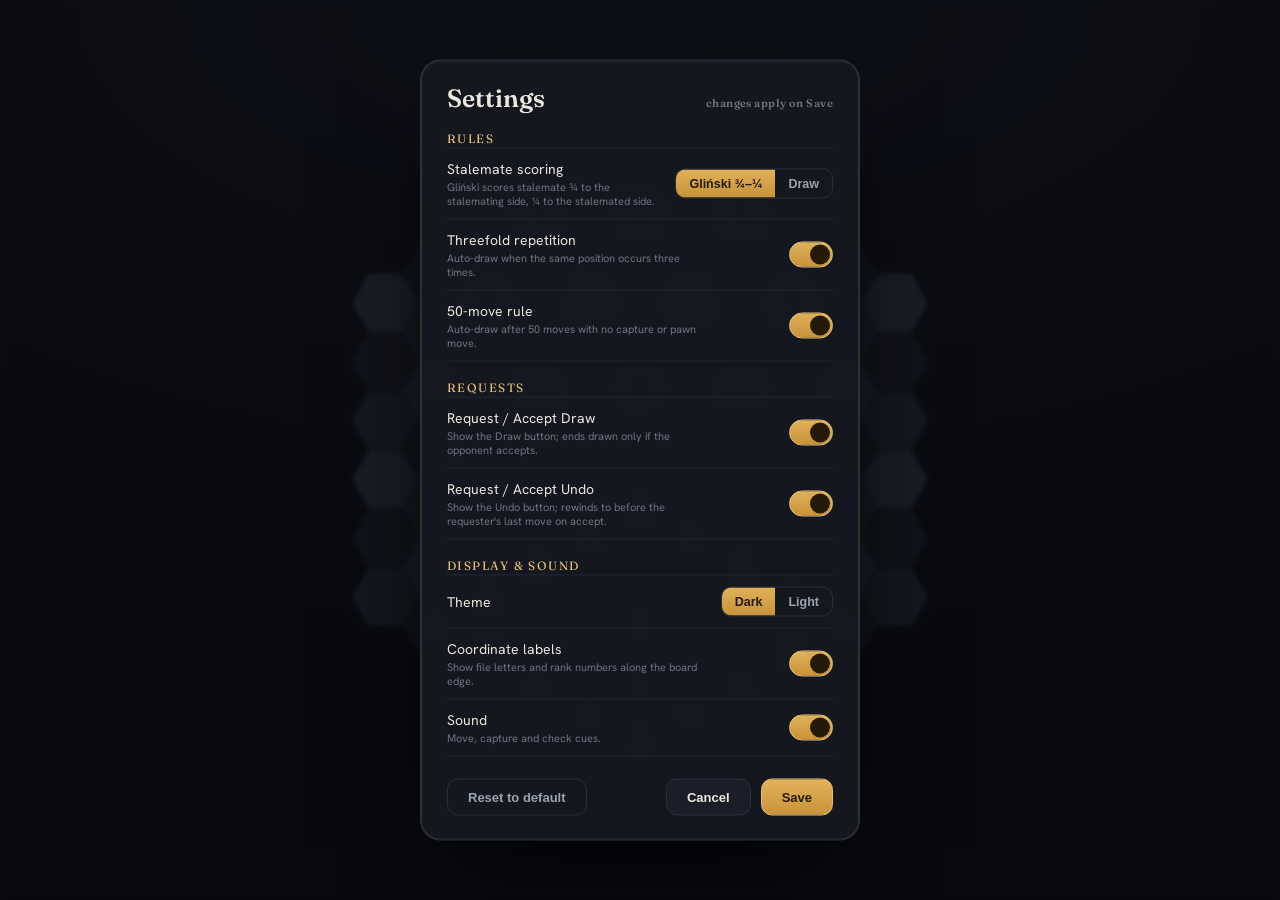
<file: mockups/settings.html>
<!DOCTYPE html>
<html lang="en">
<head>
<meta charset="utf-8">
<meta name="viewport" content="width=device-width, initial-scale=1">
<title>Hexagonal Chess — Settings</title>
<link rel="preconnect" href="https://fonts.googleapis.com">
<link rel="preconnect" href="https://fonts.gstatic.com" crossorigin>
<link href="https://fonts.googleapis.com/css2?family=Fraunces:opsz,wght@9..144,400;9..144,500;9..144,600;9..144,700&family=Hanken+Grotesk:wght@400;500;600;700&display=swap" rel="stylesheet">
<style>
:root{
  --bg-0:#121319; --bg-1:#171922; --panel:#1b1e28; --panel-edge:#2a2f3d;
  --tone-0:#333b47; --tone-1:#465264; --tone-2:#5b6a80;
  --white:#f1e8d6; --white-edge:#3a3528; --black:#23262f; --black-edge:#aab3c4;
  --accent:#d9a441; --accent-soft:#e7c074; --capture:#e0685f; --move:#5fa8e0;
  --ink:#ece7dd; --ink-dim:#9aa3b0; --ink-faint:#6c7382;
}
*{box-sizing:border-box;margin:0;padding:0}
html,body{height:100%}
body{background:radial-gradient(120% 80% at 50% 0%, #1c1f2a 0%, var(--bg-0) 60%, #0d0e13 100%);
  color:var(--ink);font-family:"Hanken Grotesk",sans-serif;-webkit-font-smoothing:antialiased;overflow:hidden}
.board-bg{position:absolute;inset:0;display:flex;align-items:center;justify-content:center}
svg.board{width:74vh;height:74vh;overflow:visible;opacity:.5}
.cell{stroke:#10121a;stroke-width:1.1}
.cell.t0{fill:var(--tone-0)} .cell.t1{fill:var(--tone-1)} .cell.t2{fill:var(--tone-2)}
.piece{font-family:"Segoe UI Symbol","Apple Symbols","Noto Sans Symbols2",sans-serif;font-size:43px;
  text-anchor:middle;dominant-baseline:central;paint-order:stroke}
.piece.w{fill:var(--white);stroke:var(--white-edge);stroke-width:1.1px}
.piece.b{fill:var(--black);stroke:var(--black-edge);stroke-width:1.3px}
.scrim{position:absolute;inset:0;background:rgba(8,9,13,.62);backdrop-filter:blur(2px)}
.modal{position:absolute;left:50%;top:50%;transform:translate(-50%,-50%);width:440px;max-height:88vh;overflow:auto;
  background:rgba(22,24,32,.97);border:1px solid var(--panel-edge);border-radius:20px;
  box-shadow:0 40px 100px -30px #000,0 0 0 1px rgba(217,164,65,.18) inset;padding:22px 26px 24px}
.modal h2{font-family:"Fraunces",serif;font-size:25px;font-weight:600;display:flex;justify-content:space-between;align-items:baseline}
.savednote{font-size:11px;color:var(--ink-faint);letter-spacing:.04em}
.grp{font-family:"Fraunces",serif;font-size:12px;letter-spacing:.12em;color:var(--accent-soft);
  margin:18px 0 2px;text-transform:uppercase}
.row{display:flex;align-items:center;justify-content:space-between;padding:11px 0;border-bottom:1px solid #232733;gap:14px}
.grp + .row{border-top:1px solid #232733}
.row .lab{font-size:14px;color:var(--ink)}
.row .sub{font-size:11px;color:var(--ink-faint);margin-top:2px;max-width:250px}
.toggle{width:44px;height:26px;border-radius:13px;background:#2a2f3d;position:relative;border:1px solid #343a48;flex:none}
.toggle.on{background:linear-gradient(180deg,#e0b25a,#c8923a);border-color:#e7c074}
.toggle .knob{position:absolute;top:2px;left:2px;width:20px;height:20px;border-radius:50%;background:#0e0f15}
.toggle.on .knob{left:20px;background:#241a08}
.seg{display:inline-flex;background:#15171f;border:1px solid #2a2f3d;border-radius:10px;overflow:hidden;flex:none}
.seg button{padding:7px 13px;font-size:12.5px;font-weight:600;color:var(--ink-dim);background:transparent;border:none;cursor:pointer}
.seg button.act{background:linear-gradient(180deg,#e0b25a,#c8923a);color:#241a08}
.modal-foot{display:flex;justify-content:space-between;align-items:center;margin-top:22px}
.btn{font-size:13px;font-weight:700;border-radius:11px;padding:10px 20px;cursor:pointer;border:1px solid var(--panel-edge);background:var(--panel);color:var(--ink)}
.btn.primary{background:linear-gradient(180deg,#e0b25a,#c8923a);color:#241a08;border-color:#e7c074}
.btn.reset{background:transparent;color:var(--ink-dim);font-weight:600}
.foot-actions{display:flex;gap:10px}
.foot-note{font-size:11px;color:var(--ink-faint)}
</style>
</head>
<body>
<div class="board-bg"><svg class="board" id="board"></svg></div>
<div class="scrim"></div>

<div class="modal">
  <h2>Settings <span class="savednote">changes apply on Save</span></h2>

  <div class="grp">Rules</div>
  <div class="row">
    <div><div class="lab">Stalemate scoring</div><div class="sub">Gliński scores stalemate ¾ to the stalemating side, ¼ to the stalemated side.</div></div>
    <div class="seg"><button class="act">Gliński ¾–¼</button><button>Draw</button></div>
  </div>
  <div class="row"><div><div class="lab">Threefold repetition</div><div class="sub">Auto-draw when the same position occurs three times.</div></div>
    <div class="toggle on"><div class="knob"></div></div></div>
  <div class="row"><div><div class="lab">50-move rule</div><div class="sub">Auto-draw after 50 moves with no capture or pawn move.</div></div>
    <div class="toggle on"><div class="knob"></div></div></div>

  <div class="grp">Requests</div>
  <div class="row"><div><div class="lab">Request / Accept Draw</div><div class="sub">Show the Draw button; ends drawn only if the opponent accepts.</div></div>
    <div class="toggle on"><div class="knob"></div></div></div>
  <div class="row"><div><div class="lab">Request / Accept Undo</div><div class="sub">Show the Undo button; rewinds to before the requester's last move on accept.</div></div>
    <div class="toggle on"><div class="knob"></div></div></div>

  <div class="grp">Display &amp; Sound</div>
  <div class="row"><div><div class="lab">Theme</div></div>
    <div class="seg"><button class="act">Dark</button><button>Light</button></div></div>
  <div class="row"><div><div class="lab">Coordinate labels</div><div class="sub">Show file letters and rank numbers along the board edge.</div></div>
    <div class="toggle on"><div class="knob"></div></div></div>
  <div class="row"><div><div class="lab">Sound</div><div class="sub">Move, capture and check cues.</div></div>
    <div class="toggle on"><div class="knob"></div></div></div>

  <div class="modal-foot">
    <button class="btn reset">Reset to default</button>
    <div class="foot-actions">
      <button class="btn">Cancel</button>
      <button class="btn primary">Save</button>
    </div>
  </div>
</div>

<script type="module">
const SIZE=40, ROOT3=Math.sqrt(3);
const FILES=['a','b','c','d','e','f','g','h','i','k','l'];
const fi=f=>FILES.indexOf(f)-5, min0=x=>Math.min(0,x);
const frToCube=(f,r)=>{const x=fi(f);const y=r-6-min0(x);return [x,y,-x-y];};
const cells=[];for(let x=-5;x<=5;x++)for(let y=-5;y<=5;y++){const z=-x-y;if(Math.abs(z)<=5)cells.push([x,y,z]);}
const px=x=>SIZE*1.5*x, py=(x,y)=>-SIZE*ROOT3*(y+x/2), tone=(x,y)=>((x-y)%3+3)%3;
const xs=cells.map(c=>px(c[0])), ys=cells.map(c=>py(c[0],c[1])), pad=SIZE*1.15;
const svg=document.getElementById('board');
svg.setAttribute('viewBox',`${Math.min(...xs)-pad} ${Math.min(...ys)-pad} ${Math.max(...xs)-Math.min(...xs)+2*pad} ${Math.max(...ys)-Math.min(...ys)+2*pad}`);
const NS='http://www.w3.org/2000/svg', key=(x,y)=>x+','+y, center={};
const hexPts=(cx,cy,r=SIZE)=>{let p=[];for(let i=0;i<6;i++){const a=Math.PI/180*60*i;p.push(`${(cx+r*Math.cos(a)).toFixed(2)},${(cy+r*Math.sin(a)).toFixed(2)}`);}return p.join(' ');};
const mk=(t,a)=>{const e=document.createElementNS(NS,t);for(const k in a)e.setAttribute(k,a[k]);svg.appendChild(e);return e;};
for(const [x,y] of cells){const cx=px(x),cy=py(x,y);center[key(x,y)]=[cx,cy];mk('polygon',{points:hexPts(cx,cy),class:'cell t'+tone(x,y)});}
const sq=s=>frToCube(s[0],parseInt(s.slice(1)));
const W={g1:'K',e1:'Q',c1:'R',i1:'R',d1:'N',h1:'N',f1:'B',f2:'B',f3:'B',b1:'P',c2:'P',d3:'P',e4:'P',f5:'P',g4:'P',h3:'P',i2:'P',k1:'P'};
const B={g10:'K',e10:'Q',c8:'R',i8:'R',d9:'N',h9:'N',f9:'B',f10:'B',f11:'B',b7:'P',c7:'P',d7:'P',e7:'P',f7:'P',g7:'P',h7:'P',i7:'P',k7:'P'};
const G={K:'♚',Q:'♛',R:'♜',B:'♝',N:'♞',P:'♟'};
const place=(m,c,far)=>{for(const s in m){const cu=sq(s);const [cx,cy]=center[key(cu[0],cu[1])];const t=mk('text',{x:cx,y:cy,class:'piece '+c});t.textContent=G[m[s]];if(far)t.setAttribute('transform',`rotate(180 ${cx} ${cy})`);}};
place(W,'w',false);place(B,'b',true);
</script>
</body>
</html>
</file>
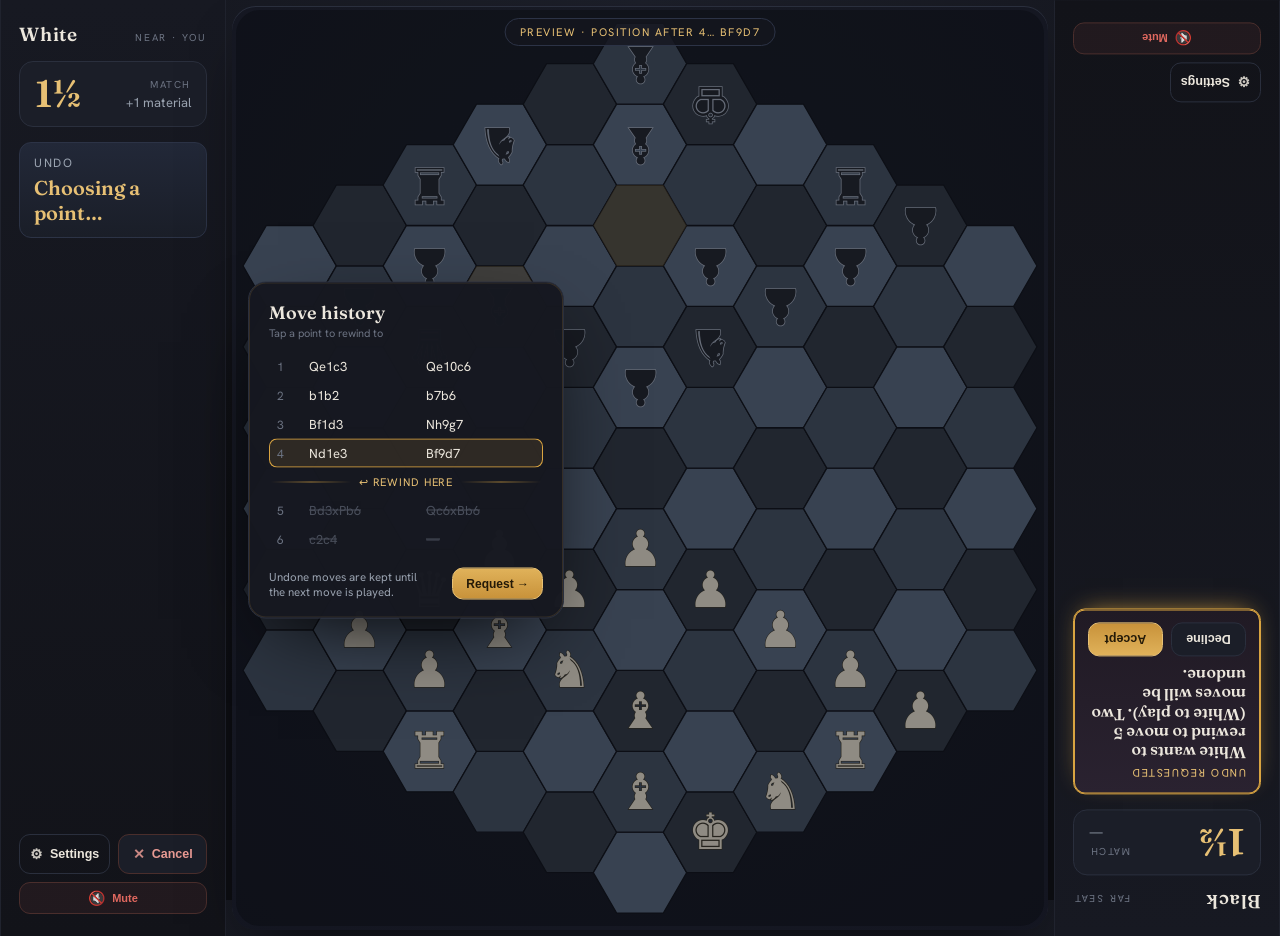
<file: mockups/undo-picker.html>
<!DOCTYPE html>
<html lang="en">
<head>
<meta charset="utf-8">
<meta name="viewport" content="width=device-width, initial-scale=1">
<title>Hexagonal Chess — Undo picker</title>
<link rel="preconnect" href="https://fonts.googleapis.com">
<link rel="preconnect" href="https://fonts.gstatic.com" crossorigin>
<link href="https://fonts.googleapis.com/css2?family=Fraunces:opsz,wght@9..144,400;9..144,500;9..144,600;9..144,700&family=Hanken+Grotesk:wght@400;500;600;700&display=swap" rel="stylesheet">
<style>
:root{
  --bg-0:#121319; --bg-1:#171922; --panel:#1b1e28; --panel-edge:#2a2f3d;
  --tone-0:#333b47; --tone-1:#465264; --tone-2:#5b6a80;
  --white:#f1e8d6; --white-edge:#3a3528; --black:#23262f; --black-edge:#aab3c4;
  --accent:#d9a441; --accent-soft:#e7c074; --capture:#e0685f; --move:#5fa8e0;
  --ink:#ece7dd; --ink-dim:#9aa3b0; --ink-faint:#6c7382;
}
*{box-sizing:border-box;margin:0;padding:0}
html,body{height:100%}
body{background:radial-gradient(120% 80% at 50% 0%, #1c1f2a 0%, var(--bg-0) 60%, #0d0e13 100%);
  color:var(--ink);font-family:"Hanken Grotesk",sans-serif;-webkit-font-smoothing:antialiased;overflow:hidden}
.table{height:100vh;width:100vw;display:grid;grid-template-columns:226px 1fr 226px}
.gutter{display:flex;flex-direction:column;padding:22px 18px;gap:15px;background:linear-gradient(var(--bg-1),var(--bg-0));border-inline:1px solid #20232e}
.gutter.far{transform:rotate(180deg)}
.seat-head{display:flex;align-items:baseline;justify-content:space-between}
.seat-name{font-family:"Fraunces",serif;font-weight:600;font-size:19px;letter-spacing:.04em}
.seat-dot{font-size:10px;color:var(--ink-faint);letter-spacing:.18em;text-transform:uppercase}
.score-card{background:var(--panel);border:1px solid var(--panel-edge);border-radius:14px;padding:13px 15px;display:flex;align-items:center;justify-content:space-between}
.score-num{font-family:"Fraunces",serif;font-size:38px;font-weight:600;line-height:1;color:var(--accent-soft)}
.score-meta{text-align:right}.score-meta .lbl{font-size:10px;letter-spacing:.16em;text-transform:uppercase;color:var(--ink-faint)}
.adv{font-size:13px;color:var(--ink-dim);margin-top:3px}
.status{border-radius:12px;padding:12px 14px;background:linear-gradient(180deg,#222838,#1a1e28);border:1px solid #2c3346}
.status .turn{font-size:12px;letter-spacing:.14em;text-transform:uppercase;color:var(--ink-dim)}
.status .state{font-family:"Fraunces",serif;font-size:20px;font-weight:600;margin-top:4px;color:var(--accent-soft)}
.spacer{flex:1 1 auto}
.controls{display:grid;grid-template-columns:1fr 1fr;gap:8px}
.btn{font-size:12.5px;font-weight:600;color:var(--ink);background:var(--panel);border:1px solid var(--panel-edge);border-radius:11px;padding:11px 10px;display:flex;align-items:center;justify-content:center;gap:7px;cursor:pointer}
.btn .ic{font-size:14px;opacity:.85}
.btn.ghost{background:transparent}.btn.danger{color:#e89a93;border-color:#4a2e2c}
.btn.mute{grid-column:1 / -1;padding:7px 10px;font-size:11px;color:#e0685f;border-color:#4a2e2c;background:rgba(224,104,95,.07)}
.req{border-radius:12px;padding:13px 14px;background:linear-gradient(180deg,#2a2230,#201a24);border:1px solid var(--accent);box-shadow:0 0 0 1px var(--accent) inset,0 6px 24px -12px var(--accent)}
.req .t{font-size:11px;letter-spacing:.14em;text-transform:uppercase;color:var(--accent-soft)}
.req .m{font-family:"Fraunces",serif;font-size:16px;font-weight:600;margin:4px 0 10px;line-height:1.2;color:var(--ink)}
.req .acts{display:flex;gap:8px}.req .acts .btn{flex:1;padding:9px}
.btn.accept{background:linear-gradient(180deg,#e0b25a,#c8923a);color:#241a08;border-color:#e7c074;font-weight:700}
.board-wrap{position:relative;display:flex;align-items:center;justify-content:center;padding:10px}
.board-wrap::before{content:"";position:absolute;inset:6px;border-radius:24px;background:radial-gradient(120% 120% at 50% 40%,#1a1d27 0%,#131520 70%,#0e0f17 100%);box-shadow:inset 0 1px 0 #2a2f3d,0 24px 60px -30px #000}
svg.board{position:relative;width:100%;height:100%;overflow:visible}
.cell{stroke:#10121a;stroke-width:1.1}.cell.t0{fill:var(--tone-0)}.cell.t1{fill:var(--tone-1)}.cell.t2{fill:var(--tone-2)}
.lastmove{fill:var(--accent);opacity:.22}
.piece{font-family:"Segoe UI Symbol","Apple Symbols","Noto Sans Symbols2",sans-serif;font-size:43px;text-anchor:middle;dominant-baseline:central;paint-order:stroke}
.piece.w{fill:var(--white);stroke:var(--white-edge);stroke-width:1.1px}
.piece.b{fill:var(--black);stroke:var(--black-edge);stroke-width:1.3px}
.scrim{position:absolute;inset:10px;border-radius:24px;background:rgba(9,10,15,.42)}
.preview-tag{position:absolute;left:50%;top:18px;transform:translateX(-50%);font-size:11px;letter-spacing:.14em;text-transform:uppercase;color:var(--accent-soft);background:rgba(20,22,30,.8);border:1px solid #2c3346;border-radius:20px;padding:6px 14px}
.histpanel{position:absolute;left:248px;top:50%;transform:translateY(-50%);width:316px;max-height:84vh;overflow:auto;background:rgba(22,24,32,.98);border:1px solid var(--panel-edge);border-radius:18px;box-shadow:0 30px 80px -30px #000,0 0 0 1px rgba(217,164,65,.16) inset;padding:18px 20px}
.histpanel h3{font-family:"Fraunces",serif;font-size:18px;font-weight:600}
.histpanel .hint{font-size:11px;color:var(--ink-faint);margin:2px 0 12px}
.mlist{font-variant-numeric:tabular-nums;font-size:13px}
.mrow{display:grid;grid-template-columns:24px 1fr 1fr;gap:8px;padding:6px 8px;border-radius:8px;align-items:center;cursor:pointer}
.mrow .no{color:var(--ink-faint);font-size:12px}
.mrow .mv{color:var(--ink)}
.mrow.ghost .mv{color:var(--ink-faint);text-decoration:line-through;opacity:.6}
.rewind-div{display:flex;align-items:center;gap:8px;margin:7px 2px;color:var(--accent-soft);font-size:11px;letter-spacing:.08em;text-transform:uppercase}
.rewind-div::before,.rewind-div::after{content:"";height:1px;background:linear-gradient(90deg,transparent,var(--accent),transparent);flex:1;opacity:.7}
.mrow.target{background:rgba(217,164,65,.12);box-shadow:0 0 0 1px var(--accent) inset}
.histfoot{display:flex;justify-content:space-between;align-items:center;margin-top:14px;gap:10px}
.histfoot .info{font-size:11.5px;color:var(--ink-dim);max-width:150px}
.btn.sm{padding:8px 13px;font-size:12px}
</style>
</head>
<body>
<div class="table">
  <!-- NEAR = requester (White) -->
  <aside class="gutter near">
    <div class="seat-head"><span class="seat-name">White</span><span class="seat-dot">near · you</span></div>
    <div class="score-card"><div class="score-num">1½</div><div class="score-meta"><div class="lbl">Match</div><div class="adv">+1 material</div></div></div>
    <div class="status"><div class="turn">Undo</div><div class="state">Choosing a point…</div></div>
    <div class="spacer"></div>
    <div class="controls">
      <button class="btn ghost"><span class="ic">⚙</span>Settings</button>
      <button class="btn danger"><span class="ic">✕</span>Cancel</button>
      <button class="btn mute"><span class="ic">🔇</span>Mute</button>
    </div>
  </aside>

  <div class="board-wrap">
    <svg class="board" id="board"></svg>
    <div class="scrim"></div>
    <div class="preview-tag">Preview · position after 4… Bf9d7</div>
  </div>

  <!-- FAR = opponent (Black) sees the request -->
  <aside class="gutter far">
    <div class="seat-head"><span class="seat-name">Black</span><span class="seat-dot">far seat</span></div>
    <div class="score-card"><div class="score-num">1½</div><div class="score-meta"><div class="lbl">Match</div><div class="adv">—</div></div></div>
    <div class="req">
      <div class="t">Undo requested</div>
      <div class="m">White wants to rewind to move 5 (White to play). Two moves will be undone.</div>
      <div class="acts"><button class="btn">Decline</button><button class="btn accept">Accept</button></div>
    </div>
    <div class="spacer"></div>
    <div class="controls"><button class="btn ghost"><span class="ic">⚙</span>Settings</button><button class="btn mute"><span class="ic">🔇</span>Mute</button></div>
  </aside>
</div>

<!-- history / undo picker -->
<div class="histpanel">
  <h3>Move history</h3>
  <div class="hint">Tap a point to rewind to</div>
  <div class="mlist">
    <div class="mrow"><span class="no">1</span><span class="mv">Qe1c3</span><span class="mv">Qe10c6</span></div>
    <div class="mrow"><span class="no">2</span><span class="mv">b1b2</span><span class="mv">b7b6</span></div>
    <div class="mrow"><span class="no">3</span><span class="mv">Bf1d3</span><span class="mv">Nh9g7</span></div>
    <div class="mrow target"><span class="no">4</span><span class="mv">Nd1e3</span><span class="mv">Bf9d7</span></div>
    <div class="rewind-div">↩ rewind here</div>
    <div class="mrow ghost"><span class="no">5</span><span class="mv">Bd3xPb6</span><span class="mv">Qc6xBb6</span></div>
    <div class="mrow ghost"><span class="no">6</span><span class="mv">c2c4</span><span class="mv">—</span></div>
  </div>
  <div class="histfoot">
    <span class="info">Undone moves are kept until the next move is played.</span>
    <button class="btn accept sm">Request →</button>
  </div>
</div>

<script type="module">
const SIZE=40, R3=Math.sqrt(3);
const F=['a','b','c','d','e','f','g','h','i','k','l'];
const fi=f=>F.indexOf(f)-5, m0=x=>Math.min(0,x);
const cube=(f,r)=>{const x=fi(f);const y=r-6-m0(x);return [x,y,-x-y];};
const cells=[];for(let x=-5;x<=5;x++)for(let y=-5;y<=5;y++){const z=-x-y;if(Math.abs(z)<=5)cells.push([x,y,z]);}
const px=x=>SIZE*1.5*x, py=(x,y)=>-SIZE*R3*(y+x/2), tn=(x,y)=>((x-y)%3+3)%3;
const xs=cells.map(c=>px(c[0])),ys=cells.map(c=>py(c[0],c[1])),pad=SIZE*1.15;
const svg=document.getElementById('board');
svg.setAttribute('viewBox',`${Math.min(...xs)-pad} ${Math.min(...ys)-pad} ${Math.max(...xs)-Math.min(...xs)+2*pad} ${Math.max(...ys)-Math.min(...ys)+2*pad}`);
const NS='http://www.w3.org/2000/svg',key=(x,y)=>x+','+y,ctr={};
const hp=(cx,cy,r=SIZE)=>{let p=[];for(let i=0;i<6;i++){const a=Math.PI/180*60*i;p.push(`${(cx+r*Math.cos(a)).toFixed(2)},${(cy+r*Math.sin(a)).toFixed(2)}`);}return p.join(' ');};
const mk=(t,a)=>{const e=document.createElementNS(NS,t);for(const k in a)e.setAttribute(k,a[k]);svg.appendChild(e);return e;};
for(const [x,y] of cells){const cx=px(x),cy=py(x,y);ctr[key(x,y)]=[cx,cy];mk('polygon',{points:hp(cx,cy),class:'cell t'+tn(x,y)});}
const sq=s=>cube(s[0],parseInt(s.slice(1)));
// previewed position (after 4...Bf9d7) — illustrative
const W={g1:'K',c3:'Q',c1:'R',i1:'R',e3:'N',h1:'N',d3:'B',f2:'B',f3:'B',b2:'P',c2:'P',d4:'P',e4:'P',f5:'P',g4:'P',h3:'P',i2:'P',k1:'P'};
const B={g10:'K',c6:'Q',c8:'R',i8:'R',d9:'N',g7:'N',d7:'B',f10:'B',f11:'B',b6:'P',c7:'P',e7:'P',f7:'P',g8:'P',h7:'P',i7:'P',k7:'P'};
for(const s of ['f9','d7']){const c=sq(s);if(key(c[0],c[1])in ctr){const [cx,cy]=ctr[key(c[0],c[1])];mk('polygon',{points:hp(cx,cy),class:'lastmove'});}}
const G={K:'♚',Q:'♛',R:'♜',B:'♝',N:'♞',P:'♟'};
const place=(m,c,far)=>{for(const s in m){if(!m[s])continue;const cu=sq(s);if(!(key(cu[0],cu[1])in ctr))continue;const [cx,cy]=ctr[key(cu[0],cu[1])];const t=mk('text',{x:cx,y:cy,class:'piece '+c});t.textContent=G[m[s]];if(far)t.setAttribute('transform',`rotate(180 ${cx} ${cy})`);}};
place(W,'w',false);place(B,'b',true);
</script>
</body>
</html>
</file>
<file: styles.css>
/* Gliński's Hexagonal Chess — dual-facing tabletop UI.
   Dark theme is default; light theme via [data-theme="light"] (spec §12). */

:root, [data-theme="dark"] {
  --bg-0:#121319; --bg-1:#171922; --panel:#1b1e28; --panel-edge:#2a2f3d;
  --tone-0:#333b47; --tone-1:#465264; --tone-2:#5b6a80;
  --white:#f1e8d6; --white-edge:#3a3528; --black:#23262f; --black-edge:#aab3c4;
  --accent:#d9a441; --accent-soft:#e7c074; --capture:#e0685f; --move:#5fa8e0;
  --ink:#ece7dd; --ink-dim:#9aa3b0; --ink-faint:#6c7382;
  --cell-stroke:#10121a;
}
[data-theme="light"] {
  --bg-0:#e7e1d3; --bg-1:#efe9db; --panel:#fbf7ee; --panel-edge:#d6cebb;
  --tone-0:#b9c0cb; --tone-1:#98a2b2; --tone-2:#7c8698;
  --white:#fbf6ea; --white-edge:#5a5340; --black:#2b2f38; --black-edge:#d7dde7;
  --accent:#b07d22; --accent-soft:#8c6118; --capture:#bf463c; --move:#2f72b8;
  --ink:#272a31; --ink-dim:#565c66; --ink-faint:#878d97;
  --cell-stroke:#e9e3d5;
}

* { box-sizing:border-box; margin:0; padding:0; }
html, body { height:100%; }
body {
  background:radial-gradient(120% 80% at 50% 0%, var(--bg-1) 0%, var(--bg-0) 70%, var(--bg-0) 100%);
  color:var(--ink); font-family:"Hanken Grotesk", system-ui, sans-serif;
  -webkit-font-smoothing:antialiased; overflow:hidden; touch-action:none;
}

/* ---------- layout ---------- */
.app {
  /* dvh tracks the *visible* viewport (excludes the browser toolbars), so the
     board is never clipped behind Safari's bars; vh is the older fallback. */
  height:100vh; height:100dvh; width:100vw; width:100dvw; display:grid;
  grid-template-columns:248px 1fr 248px;
  transition:transform .45s cubic-bezier(.4,0,.2,1);
  transform-origin:center;
}
.app.flip { transform:rotate(180deg); }

.gutter {
  display:flex; flex-direction:column; padding:20px 18px; gap:13px;
  background:linear-gradient(var(--bg-1), var(--bg-0)); border-inline:1px solid var(--panel-edge);
  min-width:0;
}
.gutter.far { transform:rotate(180deg); }

.seat-head { display:flex; align-items:baseline; justify-content:space-between; }
.seat-name { font-family:"Fraunces", serif; font-weight:600; font-size:20.7px; letter-spacing:.04em; }

.score-card { position:relative; background:var(--panel); border:1px solid var(--panel-edge); border-radius:14px;
  padding:11px 14px; display:flex; align-items:center; justify-content:space-between; cursor:pointer;
  width:100%; font:inherit; color:inherit; text-align:left; } /* reset <button> native styling */
.score-card:focus-visible { outline:2px solid var(--accent); outline-offset:2px; }

/* captured-pieces pop-out (toggled by tapping the score card). Opens downward in
   landscape; in portrait it opens "upward" in local coords, which — thanks to the
   far gutter's 180° rotation — lands toward the board for both seats. */
.captured-pop { position:absolute; left:0; top:calc(100% + 8px); z-index:8;
  min-width:160px; max-width:260px; background:var(--panel); border:1px solid var(--accent);
  border-radius:12px; padding:10px 12px; box-shadow:0 18px 44px -20px #000, 0 0 0 1px color-mix(in srgb, var(--accent) 25%, transparent) inset; }
.captured-pop[hidden] { display:none; }
.captured-pop .cap-title { font-size:11px; letter-spacing:.12em; text-transform:uppercase; color:var(--accent-soft); margin-bottom:6px; }
.captured-pop .cap-row { display:flex; flex-wrap:wrap; gap:5px; font-size:24px; line-height:1; color:var(--ink);
  font-family:"Segoe UI Symbol","Apple Symbols","Noto Sans Symbols2",sans-serif; }
.captured-pop .cap-none { font-size:12.5px; color:var(--ink-dim); }
.score-num { font-family:"Fraunces", serif; font-size:39.1px; font-weight:600; line-height:1; color:var(--accent-soft); }
.score-meta { text-align:right; }
.score-meta .lbl { font-size:11.5px; letter-spacing:.16em; text-transform:uppercase; color:var(--ink-faint); }
.adv { font-size:14.9px; color:var(--ink-dim); margin-top:3px; cursor:pointer; }

.status { border-radius:12px; padding:11px 13px; background:linear-gradient(180deg, var(--bg-1), var(--bg-0));
  border:1px solid var(--panel-edge); }
.status .turn { font-size:12.6px; letter-spacing:.14em; text-transform:uppercase; color:var(--ink-dim); }
.status .state { font-family:"Fraunces", serif; font-size:20.7px; font-weight:600; margin-top:3px; }
.status .last { font-size:13.8px; color:var(--ink-faint); margin-top:5px; font-variant-numeric:tabular-nums; }
.gutter.on-move .status { border-color:var(--accent); box-shadow:0 0 0 1px var(--accent) inset, 0 6px 22px -14px var(--accent); }
.gutter.on-move .status .state { color:var(--accent-soft); }

.prompt { border-radius:12px; padding:12px 13px; background:linear-gradient(180deg,#2a2230,#201a24);
  border:1px solid var(--accent); box-shadow:0 0 0 1px var(--accent) inset; }
.prompt .t { font-size:13.8px; color:var(--accent-soft); margin-bottom:9px; line-height:1.25; }
.prompt .acts { display:flex; gap:8px; }
.prompt .acts .btn { flex:1; }

.legend { display:flex; gap:14px; font-size:12.6px; color:var(--ink-dim); align-items:center; }
.legend .chip { display:flex; align-items:center; gap:6px; }
.legend .mk { width:12px; height:12px; border-radius:50%; box-sizing:border-box; }
.legend .mk.move { border:2.5px solid var(--move); }
.legend .mk.cap { border:2.5px solid var(--capture); }

.spacer { flex:1 1 auto; }

/* ---------- clock (timed games) ---------- */
/* One large tappable button: clock icon stacked above the running time. */
.clock { display:flex; justify-content:center; padding:6px 0; }
.clock[hidden] { display:none; }
.clock-btn { display:flex; flex-direction:column; align-items:center; justify-content:center; gap:8px;
  width:100%; max-width:188px; padding:20px 18px 22px; border-radius:22px; cursor:pointer;
  background:var(--panel); border:2px solid var(--panel-edge); color:var(--ink-dim);
  box-shadow:0 10px 30px -20px #000; }
.clock-ic { width:30px; height:30px; fill:none; stroke:currentColor; stroke-width:1.8;
  stroke-linecap:round; stroke-linejoin:round; pointer-events:none; }
.clock-time { font-family:"Fraunces", serif; font-size:52px; font-weight:600; line-height:1;
  color:var(--ink); font-variant-numeric:tabular-nums; pointer-events:none; }
.clock-btn:disabled { cursor:default; }
.clock-btn:not(:disabled):active { transform:translateY(1px); }
.clock.armed .clock-btn { border-color:var(--accent); color:var(--accent-soft); /* pre-game: tap to start */
  box-shadow:0 0 0 1px color-mix(in srgb, var(--accent) 20%, transparent) inset, 0 10px 30px -20px #000; }
.clock.active .clock-btn { border-color:var(--accent-soft); color:var(--accent-soft); /* this seat is running */
  background:color-mix(in srgb, var(--accent) 12%, transparent);
  box-shadow:0 0 0 1px color-mix(in srgb, var(--accent) 25%, transparent) inset, 0 12px 34px -18px var(--accent); }
.clock.active .clock-time { color:var(--accent-soft); }
.clock:not(.active):not(.armed) .clock-time { color:var(--ink-faint); } /* idle seat dimmed */
.clock:not(.active):not(.armed) .clock-btn { opacity:.72; }
/* low time (<10s scramble): red tenths, pulsing. The .gutter prefix lifts specificity
   above the active/idle colour rules so red always wins. */
.gutter .clock.low .clock-time { color:var(--capture); animation:lowpulse 1s ease-in-out infinite; }
@keyframes lowpulse { 0%,100% { opacity:1; } 50% { opacity:.5; } }

.controls { display:grid; grid-template-columns:1fr 1fr; gap:8px; }
.btn { font-size:14.4px; font-weight:600; color:var(--ink); background:var(--panel);
  border:1px solid var(--panel-edge); border-radius:11px; padding:10px 11px; cursor:pointer;
  display:flex; align-items:center; justify-content:center; gap:6px; white-space:nowrap; }
.btn:active { transform:translateY(1px); }
.btn[disabled] { opacity:.4; pointer-events:none; }
.btn.ghost { background:transparent; }
.btn.danger { color:#e89a93; border-color:#4a2e2c; }
.btn.mute { color:var(--capture); border-color:#4a2e2c; background:color-mix(in srgb, var(--capture) 8%, transparent); }
.btn.mute.on { background:var(--capture); color:#1a0c0b; }
.btn.primary { background:linear-gradient(180deg, var(--accent-soft), var(--accent)); color:#241a08;
  border-color:var(--accent-soft); font-weight:700; }
.btn.accept { background:linear-gradient(180deg, var(--accent-soft), var(--accent)); color:#241a08;
  border-color:var(--accent-soft); font-weight:700; }

/* ---------- board ---------- */
.board-wrap { position:relative; display:flex; align-items:center; justify-content:center; padding:10px; min-width:0; min-height:0; }
.board-wrap::before { content:""; position:absolute; inset:6px; border-radius:24px;
  background:radial-gradient(120% 120% at 50% 40%, var(--bg-1) 0%, var(--bg-0) 75%);
  box-shadow:inset 0 1px 0 var(--panel-edge), 0 24px 60px -34px #000; }
/* Absolutely positioned with explicit dimensions so the board never forces its
   cell's size (keeps the 1fr track free to shrink in portrait) and its aspect
   ratio can't overflow into the seat bars; preserveAspectRatio fits it inside. */
svg.board { position:absolute; top:10px; left:10px; width:calc(100% - 20px); height:calc(100% - 20px); overflow:visible; }
/* Faint supertitle — mirrored top/bottom so each player reads it right-side-up. */
.brand { position:absolute; left:0; right:0; text-align:center; font-family:"Fraunces", serif;
  font-size:13.8px; letter-spacing:.28em; text-transform:uppercase; color:var(--ink-faint); pointer-events:none; }
.brand.near { top:12px; }
.brand.far { bottom:12px; transform:rotate(180deg); }

.cell { stroke:var(--cell-stroke); stroke-width:1.1; }
.cell.t0 { fill:var(--tone-0); } .cell.t1 { fill:var(--tone-1); } .cell.t2 { fill:var(--tone-2); }
.lastmove { fill:var(--accent); opacity:.16; pointer-events:none; }
.check-fill { fill:var(--capture); opacity:.24; pointer-events:none; }
.check-stroke { fill:none; stroke:var(--capture); stroke-width:5; stroke-linejoin:round; pointer-events:none; }
.coord { fill:var(--ink-dim); font-size:8.5px; opacity:.85; pointer-events:none; font-variant-numeric:tabular-nums; }

.sel-fill { fill:var(--accent); opacity:.12; pointer-events:none; }
.sel-stroke { fill:none; stroke:var(--accent); stroke-width:4; stroke-linejoin:round; pointer-events:none; }
.tgt { fill:none; stroke-width:5.5; stroke-linejoin:round; pointer-events:none; }
.tgt.move { stroke:var(--move); } .tgt.cap { stroke:var(--capture); }
@keyframes pulse { 0%,100% { opacity:.4; } 50% { opacity:1; } }
.tgt { animation:pulse 1.5s ease-in-out infinite; }

/* suggested-move hint outline (teaching layer) */
.hint { fill:none; stroke:var(--accent-soft); stroke-width:5.5; stroke-linejoin:round; pointer-events:none; }
.hint.from { opacity:.5; stroke-dasharray:7 5; }
.hint.to { opacity:.95; }

.piece { pointer-events:none; }
.piece.gliding { transition:transform .2s cubic-bezier(.4,0,.2,1); }
.piece.knight-hop .piece-glyph { animation:knight-hop .22s ease; }
@keyframes knight-hop { 0%,100% { transform:translateY(0); } 45% { transform:translateY(-16px); } }
.capture-ghost { animation:capture-fade .24s ease forwards; }
@keyframes capture-fade { to { opacity:0; } }
.piece-glyph { font-family:"Segoe UI Symbol","Apple Symbols","Noto Sans Symbols2",sans-serif;
  paint-order:stroke; }
.piece.role-white .piece-glyph { fill:var(--white); stroke:var(--white-edge); stroke-width:1.1px; }
.piece.role-black .piece-glyph { fill:var(--black); stroke:var(--black-edge); stroke-width:1.3px; }

/* ---------- overlays ---------- */
.overlay { position:absolute; inset:0; display:flex; align-items:center; justify-content:center; z-index:5; }
.overlay[hidden] { display:none; }
.overlay::before { content:""; position:absolute; inset:6px; border-radius:24px; background:rgba(8,9,13,.55); }
.overlay .card, .overlay .modal, .overlay .histpanel { position:relative; background:rgba(22,24,32,.97);
  border:1px solid var(--panel-edge); border-radius:18px; box-shadow:0 30px 80px -28px #000, 0 0 0 1px color-mix(in srgb, var(--accent) 18%, transparent) inset; }
[data-theme="light"] .overlay .card, [data-theme="light"] .overlay .modal, [data-theme="light"] .overlay .histpanel { background:var(--panel); }

/* promotion */
.promo .card, .botdlg .card { padding:15px 18px; display:flex; flex-direction:column; align-items:center; gap:11px; }
.promo.face-far .card, .botdlg.face-far .card { transform:rotate(180deg); }
.settings.face-far .modal { transform:rotate(180deg); }
.undo.face-far .histpanel { transform:rotate(180deg); }
.promo .ttl, .botdlg .ttl { font-family:"Fraunces",serif; font-weight:600; color:var(--accent-soft); }
.promo .opts, .botdlg .opts { display:flex; gap:10px; }
.promo .opt, .botdlg .opt { width:72px; height:84px; border-radius:13px; background:linear-gradient(180deg,var(--bg-1),var(--bg-0));
  border:1px solid var(--panel-edge); display:flex; flex-direction:column; align-items:center; justify-content:center; gap:4px; cursor:pointer; }
.promo .opt:active, .botdlg .opt:active { border-color:var(--accent); }
.promo .opt .g, .botdlg .opt .g { font-family:"Segoe UI Symbol","Apple Symbols",sans-serif; font-size:46.0px; color:var(--white); line-height:1; }
.promo .opt .n, .botdlg .opt .n { font-size:11.5px; color:var(--ink-dim); letter-spacing:.08em; text-transform:uppercase; }
.botdlg .sub { font-size:12.6px; color:var(--ink-faint); max-width:240px; text-align:center; margin-top:-3px; }
.botdlg .btn { margin-top:3px; }

/* hint reasons card */
.hintcard .card { padding:15px 18px; display:flex; flex-direction:column; align-items:stretch; gap:9px; width:280px; }
.hintcard.face-far .card { transform:rotate(180deg); }
.hintcard .ttl { font-family:"Fraunces",serif; font-weight:600; color:var(--accent-soft); text-align:center; }
.hintcard .movelabel { font-family:"Fraunces",serif; font-size:24px; font-weight:600; color:var(--ink); text-align:center;
  font-variant-numeric:tabular-nums; }
.hintcard .lead { font-size:14.4px; color:var(--ink); line-height:1.3; }
.hintcard .reasons { margin:0; padding-left:18px; display:flex; flex-direction:column; gap:4px; }
.hintcard .reasons:empty { display:none; }
.hintcard .reasons li { font-size:12.8px; color:var(--ink-dim); line-height:1.3; }
.hintcard .contrast { font-size:12.6px; color:var(--ink-faint); line-height:1.3; border-top:1px solid var(--panel-edge); padding-top:8px; }
.hintcard .btn { margin-top:3px; }

/* game over — dual-facing card */
.endcard .card { width:300px; overflow:hidden; }
.endhalf { padding:15px 18px; display:flex; flex-direction:column; align-items:center; gap:10px; }
.endhalf.top { transform:rotate(180deg); border-bottom:1px solid var(--panel-edge); }
.endhalf .kick { font-size:12.6px; letter-spacing:.16em; text-transform:uppercase; color:var(--ink-faint); }
.endhalf .main { font-family:"Fraunces",serif; font-size:23.0px; font-weight:600; color:var(--accent-soft); text-align:center; }
.endbtns { display:flex; gap:8px; }

/* undo / history picker */
.undo .histpanel { width:312px; max-height:86%; overflow:auto; padding:17px 19px; }
.histpanel h3 { font-family:"Fraunces",serif; font-size:20.7px; font-weight:600; }
.histpanel .hint { font-size:12.6px; color:var(--ink-faint); margin:2px 0 11px; }
.mlist { font-size:14.9px; font-variant-numeric:tabular-nums; }
.mrow { display:grid; grid-template-columns:24px 1fr 1fr; gap:8px; padding:6px 8px; border-radius:8px; cursor:pointer; align-items:center; }
.mrow .no { color:var(--ink-faint); font-size:13.8px; }
.mrow .mv:hover { color:var(--accent-soft); }
.mrow .mv.sel-target { color:var(--accent-soft); font-weight:700; }
.mrow .mv.ghost { color:var(--ink-faint); text-decoration:line-through; opacity:.6; }
.mrow.target { background:color-mix(in srgb, var(--accent) 12%, transparent); box-shadow:0 0 0 1px var(--accent) inset; }
.histfoot { display:flex; justify-content:space-between; gap:10px; margin-top:13px; }

/* settings */
.settings .modal { width:430px; max-height:96%; overflow:auto; padding:15px 24px 16px; }
.settings h2 { font-family:"Fraunces",serif; font-size:27.6px; font-weight:600; display:flex; justify-content:space-between; align-items:baseline; }
.savednote { font-size:12.6px; color:var(--ink-faint); letter-spacing:.04em; }
.grp { font-family:"Fraunces",serif; font-size:13.8px; letter-spacing:.12em; color:var(--accent-soft); margin:10px 0 1px; text-transform:uppercase; }
.settings .row { display:flex; align-items:center; justify-content:space-between; padding:6px 0; border-bottom:1px solid var(--panel-edge); gap:14px; }
.settings .lab { font-size:16.1px; }
.settings .sub { font-size:12.6px; color:var(--ink-faint); margin-top:2px; max-width:240px; }
.toggle { width:44px; height:26px; border-radius:13px; background:var(--panel-edge); position:relative; border:1px solid var(--panel-edge); flex:none; cursor:pointer; }
.toggle.on { background:linear-gradient(180deg,var(--accent-soft),var(--accent)); border-color:var(--accent-soft); }
.toggle .knob { position:absolute; top:2px; left:2px; width:20px; height:20px; border-radius:50%; background:var(--bg-0); transition:left .15s; }
.toggle.on .knob { left:20px; background:#241a08; }
.seg { display:inline-flex; background:var(--bg-0); border:1px solid var(--panel-edge); border-radius:10px; overflow:hidden; flex:none; }
.seg button { padding:7px 13px; font-size:14.4px; font-weight:600; color:var(--ink-dim); background:transparent; border:none; cursor:pointer; }
.seg button.act { background:linear-gradient(180deg,var(--accent-soft),var(--accent)); color:#241a08; }
/* A full-width segmented control that shares its width evenly (for the 6 clock presets). */
.settings .row.stack { flex-direction:column; align-items:stretch; gap:8px; }
.settings .row.stack .sub { max-width:none; }
.seg.full { display:flex; }
.seg.full button { flex:1 1 0; padding:7px 4px; text-align:center; }
/* Custom time-control builder: two stepper fields revealed under the preset row. */
.custombuild { display:flex; gap:10px; flex-wrap:wrap; }
.custombuild[hidden] { display:none; } /* beat .custombuild's display:flex so [hidden] collapses */
.cb-field { display:flex; align-items:center; gap:8px; flex:1 1 0; background:var(--bg-0); border:1px solid var(--panel-edge); border-radius:10px; padding:6px 10px; }
.cb-lab { font-size:13px; color:var(--ink-faint); margin-right:auto; }
.cb-val { font-variant-numeric:tabular-nums; font-weight:600; font-size:15px; min-width:54px; text-align:center; }
.cb-step { width:28px; height:28px; border-radius:7px; border:1px solid var(--panel-edge); background:var(--panel); color:var(--ink); font-size:18px; line-height:1; cursor:pointer; flex:none; }
.cb-step:active { background:var(--accent-soft); color:#241a08; }
.modal-foot { display:flex; justify-content:space-between; align-items:center; margin-top:16px; }
.btn.reset { background:transparent; color:var(--ink-dim); font-weight:600; }
.foot-actions { display:flex; gap:10px; }

/* ---------- help: round "?" trigger + field-guide modal ---------- */
/* centered row of round icon buttons (help, fullscreen) under the controls */
.aux-row { grid-column:1 / -1; justify-self:center; display:flex; gap:10px; margin-top:2px; }
.help-btn { width:42px; height:42px; padding:0;
  border-radius:50%; font-family:"Fraunces",serif; font-size:23px; font-weight:600; line-height:1;
  color:var(--accent-soft); background:var(--panel); border:1.5px solid var(--accent); cursor:pointer;
  display:flex; align-items:center; justify-content:center;
  box-shadow:0 0 0 1px color-mix(in srgb, var(--accent) 15%, transparent) inset, 0 8px 24px -14px #000; }
.help-btn.fs svg { width:21px; height:21px; fill:none; stroke:currentColor; stroke-width:2.2;
  stroke-linecap:round; stroke-linejoin:round; pointer-events:none; display:block; }
.help-btn.on { background:linear-gradient(180deg, var(--accent-soft), var(--accent)); color:#241a08; }
.help-btn[hidden] { display:none; }
.help-btn:active { transform:translateY(1px); }

.help .helpmodal { position:relative; width:min(500px, 94%); max-height:88%; display:flex; flex-direction:column;
  background:rgba(22,24,32,.98); border:1px solid var(--panel-edge); border-radius:20px; overflow:hidden;
  box-shadow:0 40px 100px -30px #000, 0 0 0 1px color-mix(in srgb, var(--accent) 18%, transparent) inset; }
[data-theme="light"] .help .helpmodal { background:var(--panel); }
.help.face-far .helpmodal { transform:rotate(180deg); }

.help-head { position:relative; flex:none; padding:18px 22px 0; border-bottom:1px solid var(--panel-edge);
  background:linear-gradient(180deg, color-mix(in srgb, var(--accent) 5%, transparent), transparent); }
.help-eyebrow { font-family:"Fraunces",serif; font-size:12px; letter-spacing:.22em; text-transform:uppercase; color:var(--ink-faint); }
.help-title { font-family:"Fraunces",serif; font-size:25px; font-weight:600; margin-top:2px; line-height:1.1; }
.help-close { position:absolute; top:14px; right:16px; width:34px; height:34px; border-radius:50%;
  background:var(--panel); border:1px solid var(--panel-edge); color:var(--ink-dim);
  font-size:17px; line-height:1; cursor:pointer; display:flex; align-items:center; justify-content:center; }
.help-close:active { transform:translateY(1px); }

.helpmodal .tabs { display:flex; gap:4px; margin-top:16px; }
.helpmodal .tab { position:relative; padding:11px 16px 13px; font-size:14.5px; font-weight:600;
  color:var(--ink-faint); background:transparent; border:none; cursor:pointer; font-family:inherit; }
.helpmodal .tab .ic { margin-right:7px; opacity:.85; }
.helpmodal .tab .ic svg { width:14px; height:14px; fill:none; stroke:currentColor; stroke-width:2;
  stroke-linecap:round; stroke-linejoin:round; vertical-align:-2px; }
.helpmodal .tab.act { color:var(--accent-soft); }
.helpmodal .tab.act::after { content:""; position:absolute; left:8px; right:8px; bottom:-1px; height:2.5px;
  border-radius:2px; background:linear-gradient(90deg, var(--accent-soft), var(--accent)); }

.help-body { padding:20px 24px 24px; overflow:auto; flex:1 1 auto; }
.helpmodal .panel[hidden] { display:none; }
.helpmodal .lead { font-size:15px; line-height:1.6; color:var(--ink-dim); margin-bottom:18px; }
.helpmodal a { color:var(--accent-soft); text-decoration:underline; text-underline-offset:2px;
  text-decoration-color:color-mix(in srgb, var(--accent) 55%, transparent); }
.helpmodal a:active { color:var(--accent); }
.helpmodal .lead b, .helpmodal .sec b, .helpmodal .dd b { color:var(--accent-soft); font-weight:600; }
.helpmodal .sec { margin-bottom:18px; }
.helpmodal .sec:last-child { margin-bottom:2px; }
.helpmodal .sec h3 { font-family:"Fraunces",serif; font-size:13px; letter-spacing:.12em; text-transform:uppercase;
  color:var(--accent-soft); margin-bottom:7px; }
.helpmodal .sec p { font-size:14.5px; line-height:1.62; color:var(--ink); margin-bottom:7px; }
.helpmodal .sec p:last-child { margin-bottom:0; }

.helpmodal .moves { display:flex; flex-direction:column; gap:1px; background:var(--panel-edge);
  border:1px solid var(--panel-edge); border-radius:12px; overflow:hidden; }
.helpmodal .moves .mv { display:grid; grid-template-columns:42px 1fr; gap:12px; align-items:center;
  padding:10px 14px; background:rgba(22,24,32,.97); }
[data-theme="light"] .helpmodal .moves .mv { background:var(--panel); }
.helpmodal .moves .pc { font-family:"Segoe UI Symbol","Apple Symbols","Noto Sans Symbols2",sans-serif;
  font-size:30px; line-height:1; color:var(--white); text-align:center; }
.helpmodal .moves .nm { font-weight:600; font-size:14.5px; color:var(--ink); display:block; margin-bottom:1px; }
.helpmodal .moves .ds { font-size:13px; line-height:1.45; color:var(--ink-dim); }

.helpmodal .ctrls { display:flex; flex-direction:column; gap:9px; }
.helpmodal .ctrl { display:grid; grid-template-columns:34px 1fr; gap:12px; align-items:start; }
.helpmodal .ctrl .ico { font-size:19px; line-height:1.3; text-align:center; }
.helpmodal .ctrl .nm { font-weight:600; color:var(--ink); }
.helpmodal .ctrl .ds { font-size:13.5px; line-height:1.5; color:var(--ink-dim); margin-top:1px; }
.helpmodal .sw { display:inline-block; width:13px; height:13px; border-radius:50%; vertical-align:-1px; margin:0 2px; }
.helpmodal .sw.move { border:2.5px solid var(--move); }
.helpmodal .sw.cap { border:2.5px solid var(--capture); }

.helpmodal .dl { display:flex; flex-direction:column; gap:13px; }
.helpmodal .dt { display:flex; align-items:center; gap:9px; flex-wrap:wrap; margin-bottom:3px; }
.helpmodal .dt .nm { font-weight:600; font-size:14.5px; color:var(--ink); }
.helpmodal .dd { font-size:13.7px; line-height:1.55; color:var(--ink-dim); }
.helpmodal .score { font-variant-numeric:tabular-nums; }

.helpmodal .tag { display:inline-flex; align-items:center; gap:4px; font-size:11px; font-weight:600; letter-spacing:.03em;
  color:var(--accent-soft); background:color-mix(in srgb, var(--accent) 10%, transparent);
  border:1px solid color-mix(in srgb, var(--accent) 30%, transparent); border-radius:999px; padding:2px 9px;
  white-space:nowrap; vertical-align:1px; }
.helpmodal .tag::before { content:"⚙"; font-size:10px; opacity:.8; }

.helpmodal .callout { margin-top:6px; padding:11px 14px; border-radius:11px; font-size:13.5px; line-height:1.55;
  color:var(--ink-dim); border:1px solid color-mix(in srgb, var(--accent) 28%, transparent);
  background:linear-gradient(180deg, color-mix(in srgb, var(--accent) 8%, transparent), transparent); }
.helpmodal .callout b { color:var(--accent-soft); }

/* rotate hint (unused when both orientations supported; kept for very small screens) */
.rotate-hint { position:fixed; inset:0; display:flex; align-items:center; justify-content:center; text-align:center;
  padding:40px; background:var(--bg-0); color:var(--ink-dim); z-index:20; }
.rotate-hint[hidden] { display:none; }

/* device warning — shown when not on a touch tablet */
.device-warning { position:fixed; inset:0; z-index:30; display:flex; align-items:center; justify-content:center;
  padding:32px; background:radial-gradient(120% 80% at 50% 0%, var(--bg-1) 0%, var(--bg-0) 70%); }
.device-warning[hidden] { display:none; }
.dw-card { max-width:440px; text-align:center; background:rgba(22,24,32,.98); border:1px solid var(--panel-edge);
  border-radius:20px; padding:30px 32px 28px;
  box-shadow:0 40px 100px -30px #000, 0 0 0 1px color-mix(in srgb, var(--accent) 18%, transparent) inset; }
[data-theme="light"] .dw-card { background:var(--panel); }
.dw-eyebrow { font-family:"Fraunces",serif; font-size:12px; letter-spacing:.22em; text-transform:uppercase; color:var(--ink-faint); }
.dw-title { font-family:"Fraunces",serif; font-size:27px; font-weight:600; margin-top:6px; color:var(--accent-soft); }
.dw-body { font-size:15px; line-height:1.62; color:var(--ink-dim); margin:14px 0 22px; }
.dw-body b { color:var(--accent-soft); font-weight:600; }
.dw-btn { font-family:inherit; font-size:15px; font-weight:600; color:#241a08; cursor:pointer;
  background:linear-gradient(180deg, var(--accent-soft), var(--accent)); border:1px solid var(--accent-soft);
  border-radius:12px; padding:12px 22px; }
.dw-btn:active { transform:translateY(1px); }

/* ---------- portrait ---------- */
@media (orientation:portrait) {
  .app { grid-template-columns:none; grid-template-rows:auto 1fr auto; }
  .gutter { flex-direction:row; align-items:center; gap:12px; padding:12px 18px; border-inline:none; border-block:1px solid var(--panel-edge); flex-wrap:wrap; }
  /* Each console on the edge nearest its player: far (top, rotated), near (bottom). */
  .gutter.far { transform:rotate(180deg); order:1; }
  .board-wrap { order:2; }
  .gutter.near { order:3; }
  .gutter .legend, .gutter .spacer { display:none; }
  .gutter .status { flex:1 1 auto; }
  /* compact stacked clock in the row layout */
  .clock { padding:0; }
  .clock-btn { width:auto; max-width:none; padding:6px 14px; gap:3px; border-radius:14px; }
  .clock-ic { width:18px; height:18px; }
  .clock-time { font-size:26px; }
  .gutter .controls { display:flex; flex-wrap:wrap; justify-content:flex-end; gap:7px; margin-left:auto; }
  .gutter .controls .btn { padding:9px 11px; }
  .gutter .prompt { flex-basis:100%; order:5; }
  /* open the captured pane toward the board (away from the screen edge) */
  .captured-pop { top:auto; bottom:calc(100% + 8px); }
}

/* ---------- reduced motion ---------- */
@media (prefers-reduced-motion:reduce) {
  .app { transition:none; }
  .tgt { animation:none; opacity:.9; }
  .toggle .knob { transition:none; }
  .gutter .clock.low .clock-time { animation:none; } /* keep the red, drop the pulse */
}
</file>
